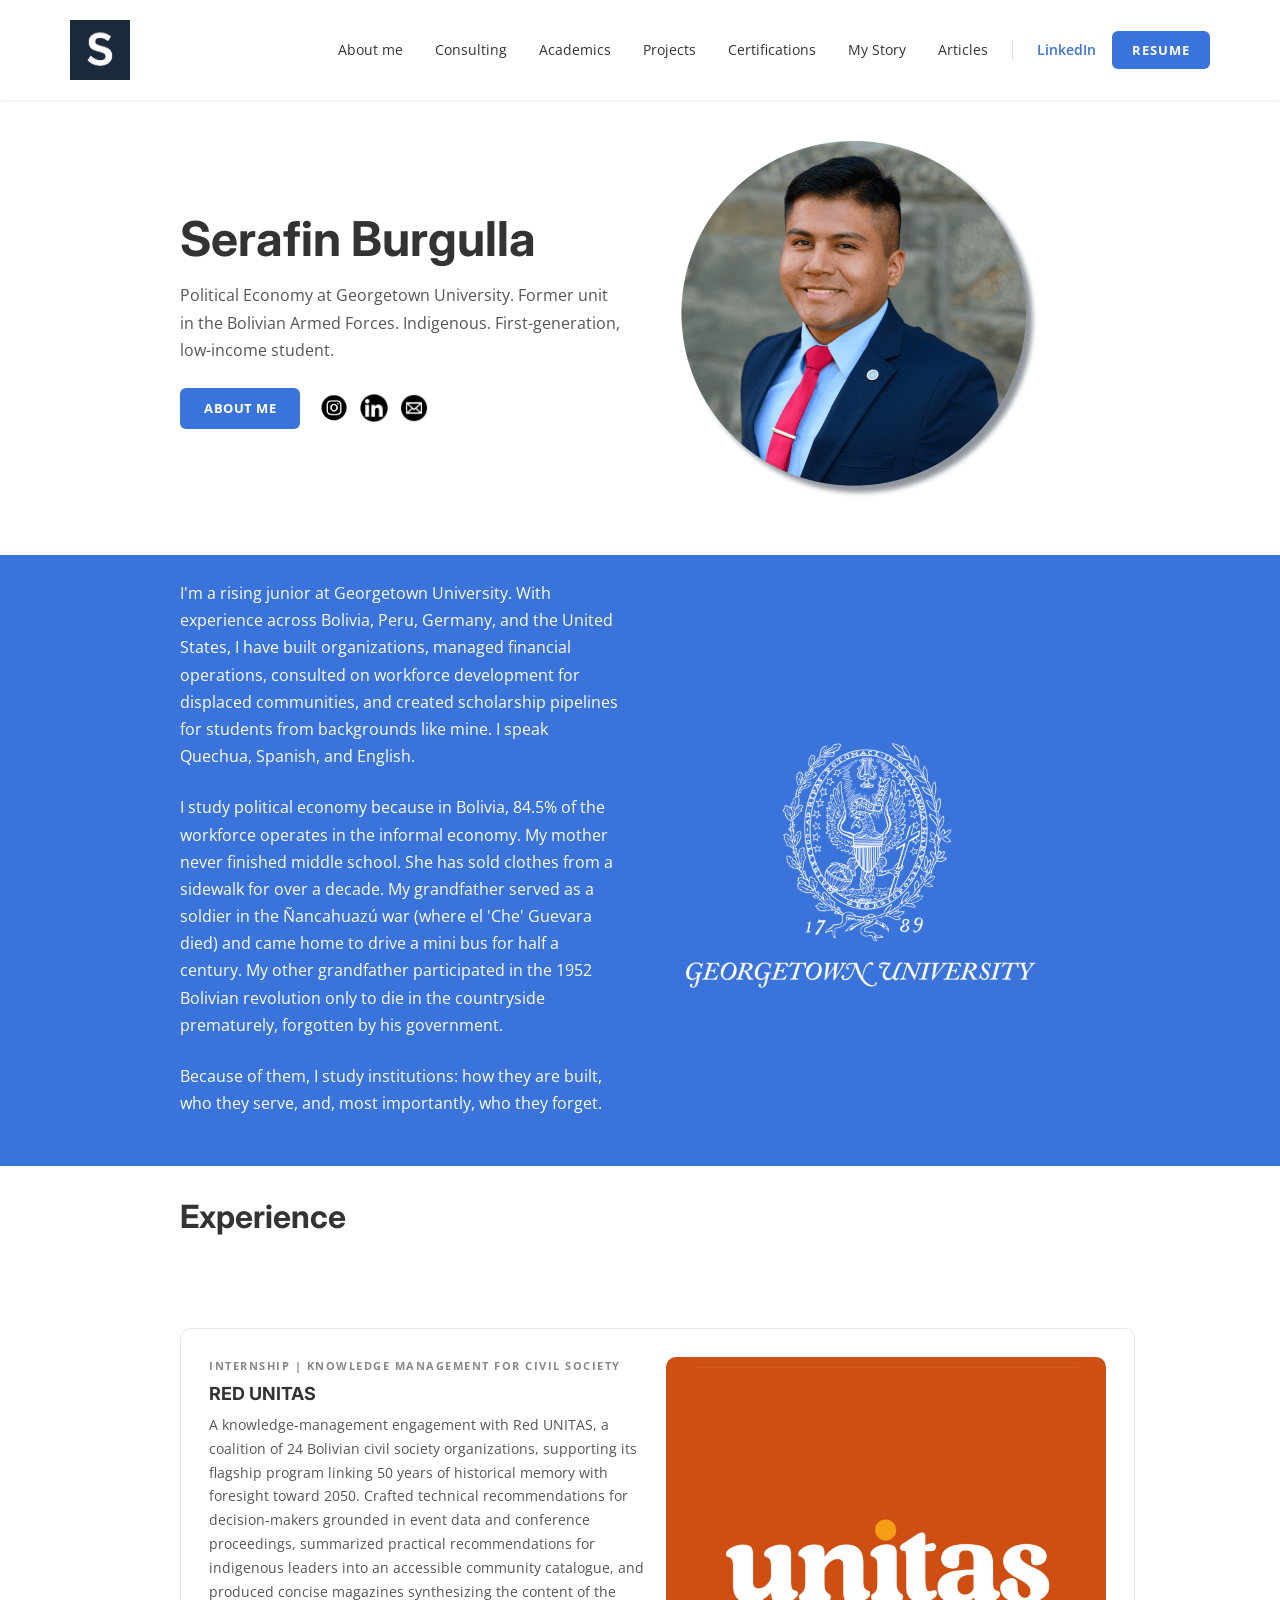
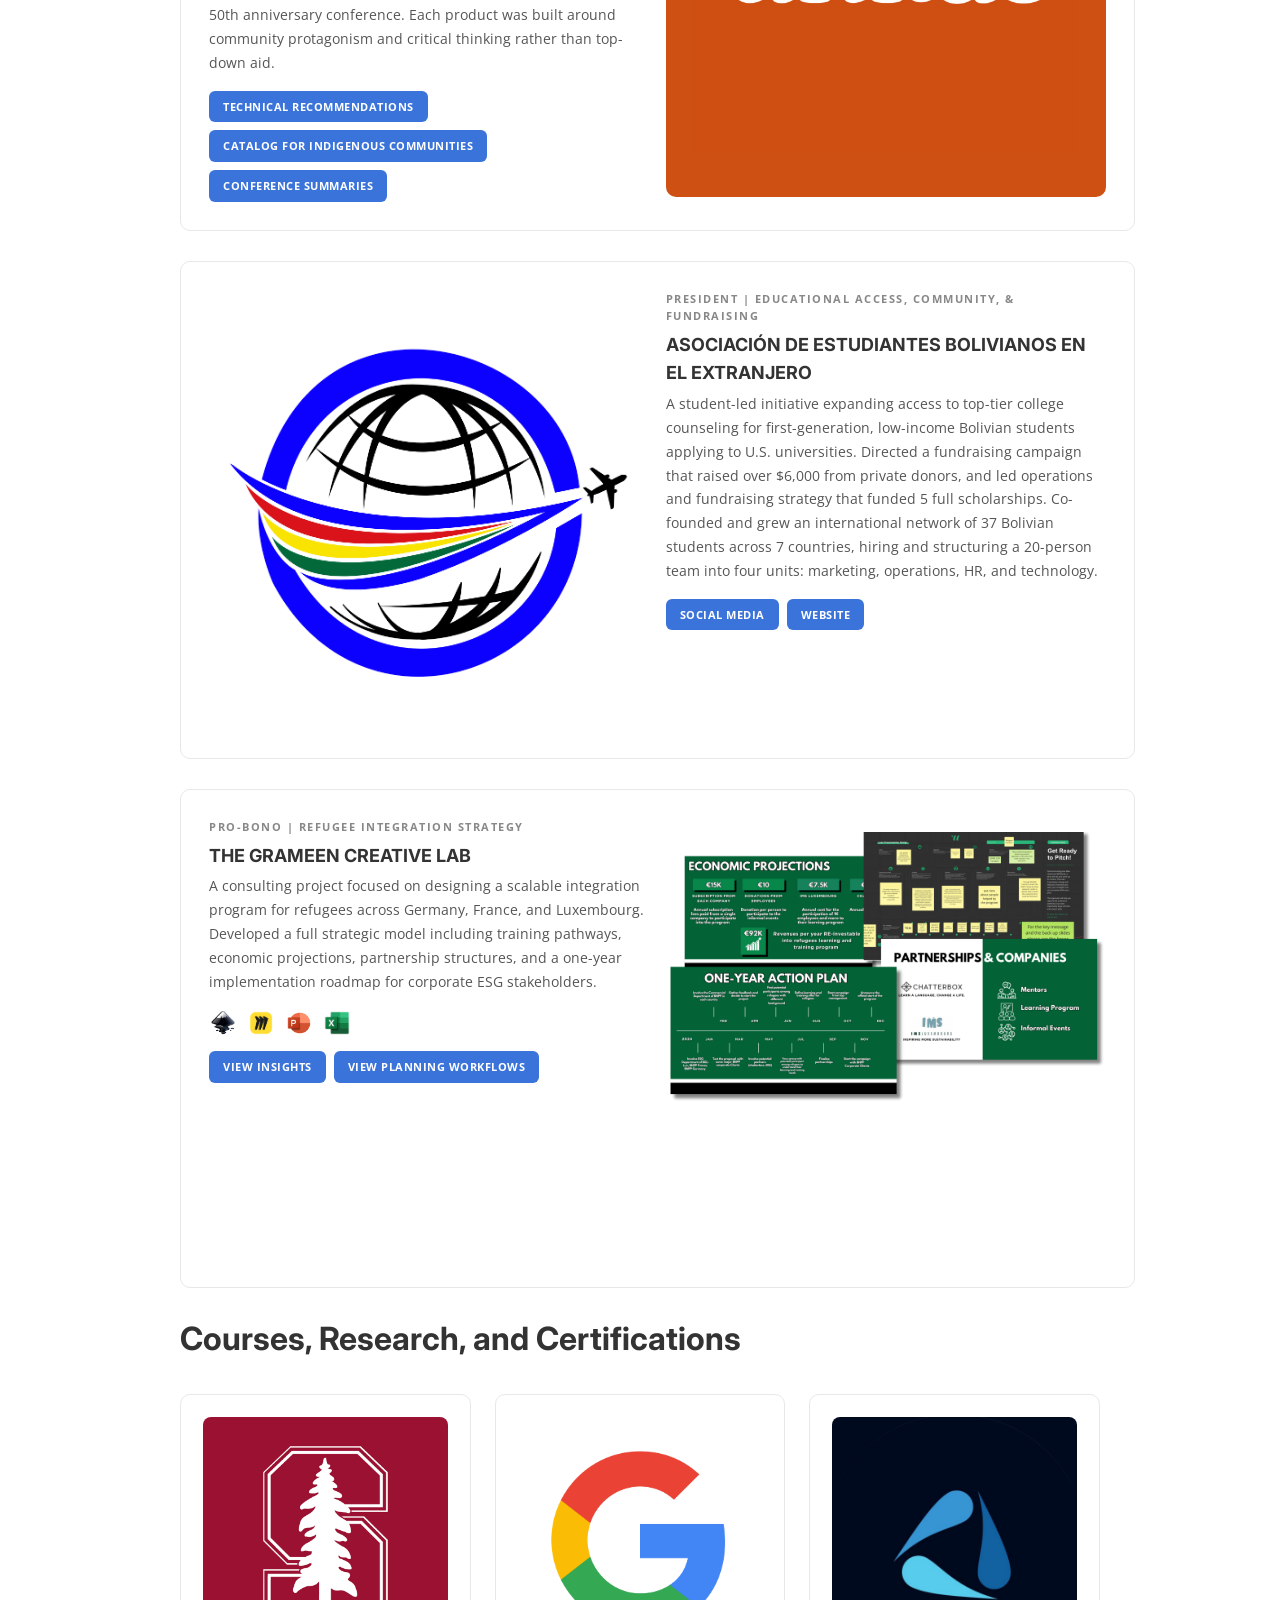
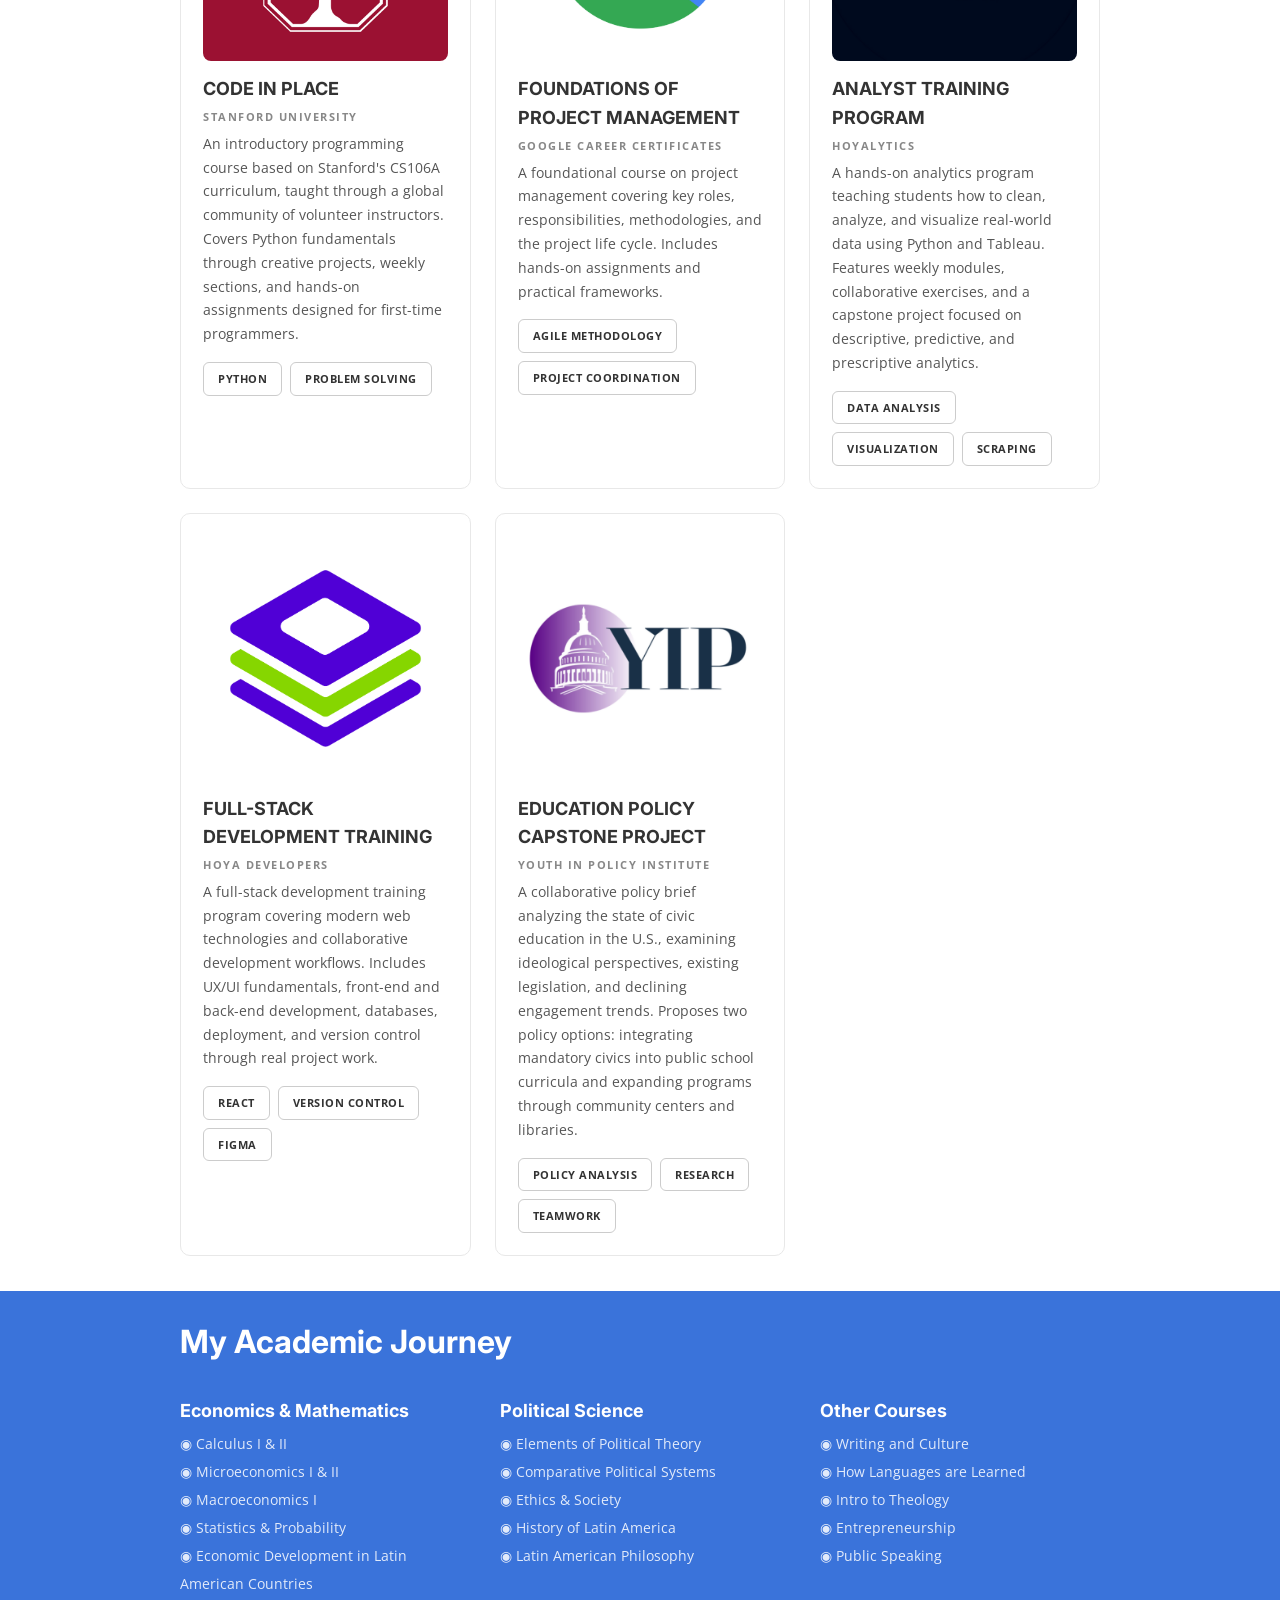
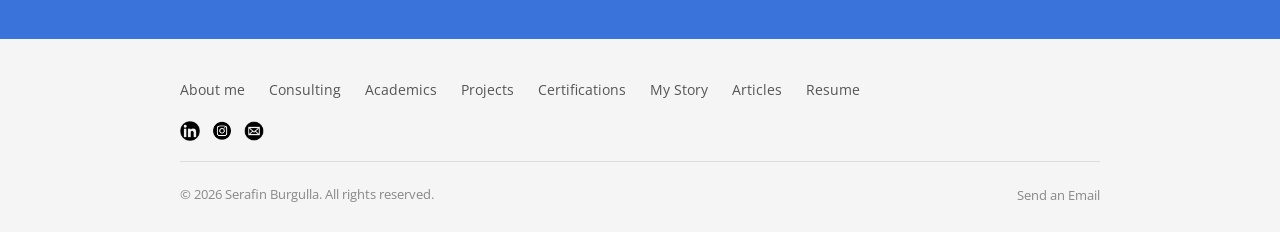
<file: index.html>
<!DOCTYPE html>
<html lang="en">
<head>
  <meta charset="utf-8">
  <meta name="viewport" content="width=device-width, initial-scale=1">
  <title>Serafin Burgulla | Portfolio</title>
  <link rel="canonical" href="https://www.serafinburgulla.dev">
  <link rel="icon" type="image/png" href="images/favicon.png">
  <link rel="apple-touch-icon" href="images/apple-touch-icon.png">
  <link rel="preconnect" href="https://fonts.googleapis.com">
  <link rel="preconnect" href="https://fonts.gstatic.com" crossorigin>
  <link href="https://fonts.googleapis.com/css2?family=Open+Sans:ital,wght@0,300;0,400;0,600;0,700;0,800;1,300;1,400;1,600;1,700;1,800&family=Inter:wght@300;400;500;600;700&display=swap" rel="stylesheet">
  <link rel="stylesheet" href="style.css">
</head>

<body>

  <!-- ═══ NAVBAR ═══ -->
  <div role="banner" class="navbar-logo-left-container shadow-three">
    <div class="container" style="max-width:1140px;margin:0 auto;">
      <div class="navbar-wrapper">
        <a href="/" class="navbar-brand" aria-label="home">
          <img src="images/nav-bar-logo.png" loading="lazy" width="60" alt="Logo">
        </a>
        <nav class="nav-menu-wrapper" id="navMenu">
          <ul class="nav-menu-two">
            <li><a href="#about-me" class="nav-link">About me</a></li>
            <li><a href="#consulting" class="nav-link">Consulting</a></li>
            <li><a href="#academics" class="nav-link">Academics</a></li>
            <li><a href="#featured" class="nav-link">Projects</a></li>
            <li><a href="#courses" class="nav-link">Certifications</a></li>
            <li><a href="/my-story" class="nav-link">My Story</a></li>
            <li><a href="/articles" class="nav-link">Articles</a></li>
            <li><div class="nav-divider"></div></li>
            <li><a href="https://www.linkedin.com/in/fin-burgulla/" target="_blank" rel="noopener" class="nav-link-accent">LinkedIn</a></li>
            <li><a href="https://drive.google.com/file/d/1EtqZ0mDY5qcUZRnw-EAOu3vWR9_YyHQb/view?usp=sharing" target="_blank" rel="noopener" class="nav-bar-button">Resume</a></li>
          </ul>
        </nav>
        <button class="menu-button" onclick="document.getElementById('navMenu').classList.toggle('open')" aria-label="menu">
          <span class="bar"></span><span class="bar"></span><span class="bar"></span>
        </button>
      </div>
    </div>
  </div>

  <!-- ═══ HERO SECTION ═══ -->
  <section class="section hero-section">
    <div class="w-container">
      <div class="div-two-section">
        <div class="div-text-animation-block animate-in">
          <h1 class="hero-section-header">Serafin Burgulla</h1>
          <p class="subheading-text">Political Economy at Georgetown University. Former unit in the Bolivian Armed Forces. Indigenous. First-generation, low-income student.</p>
          <div class="div-two-small">
            <div><a href="#about-me" class="button">About me</a></div>
            <div class="div-block">
              <a href="https://www.instagram.com/serafin.lll" target="_blank" rel="noopener"><img src="images/logo-instagram.png" loading="lazy" alt="Instagram" class="icons"></a>
              <a href="https://www.linkedin.com/in/fin-burgulla/" target="_blank" rel="noopener"><img src="images/logo-linkedin.png" loading="lazy" alt="LinkedIn" class="icons"></a>
              <a href="mailto:serafin.burgulla1789@gmail.com"><img src="images/logo-mail.png" loading="lazy" alt="Email" class="icons"></a>
            </div>
          </div>
        </div>
        <div class="div-block-14 animate-in">
          <img src="images/hero-portrait.png" loading="lazy" width="400" alt="Serafin Burgulla" class="hero-image">
        </div>
      </div>
    </div>
  </section>

  <!-- ═══ ABOUT ME ═══ -->
  <section id="about-me" class="section dark-section">
    <div class="w-container">
      <div class="div-two-section">
        <div class="div-text-animation-block">
          <p class="subheading-text dark-subheading">I'm a rising junior at Georgetown University. With experience across Bolivia, Peru, Germany, and the United States, I have built organizations, managed financial operations, consulted on workforce development for displaced communities, and created scholarship pipelines for students from backgrounds like mine. I speak Quechua, Spanish, and English.</p>
          <p class="subheading-text dark-subheading">I study political economy because in Bolivia, 84.5% of the workforce operates in the informal economy. My mother never finished middle school. She has sold clothes from a sidewalk for over a decade. My grandfather served as a soldier in the Ñancahuazú war (where el 'Che' Guevara died) and came home to drive a mini bus for half a century. My other grandfather participated in the 1952 Bolivian revolution only to die in the countryside prematurely, forgotten by his government.</p>
          <p class="subheading-text dark-subheading">Because of them, I study institutions: how they are built, who they serve, and, most importantly, who they forget.</p>
        </div>
        <div>
          <a href="https://www.georgetown.edu/" target="_blank" rel="noopener">
            <img src="images/new-logo-georgetown.png" loading="lazy" width="400" alt="Georgetown University" class="hero-image">
          </a>
        </div>
      </div>
    </div>
  </section>

  <!-- ═══ EXPERIENCE (moved up — after About Me) ═══ -->
  <section id="consulting">
    <div class="w-container">
      <div class="div-block-13">
        <h1 class="heading-text">Experience</h1>
      </div>
    </div>
  </section>

  <!-- Red UNITAS -->
  <section>
    <div class="w-container">
      <div class="consulting-2">
        <div>
          <p class="div-section-text">INTERNSHIP | KNOWLEDGE MANAGEMENT FOR CIVIL SOCIETY</p>
          <h1 class="subtitle-text">RED UNITAS</h1>
          <p class="paragraph-text">A knowledge-management engagement with Red UNITAS, a coalition of 24 Bolivian civil society organizations, supporting its flagship program linking 50 years of historical memory with foresight toward 2050. Crafted technical recommendations for decision-makers grounded in event data and conference proceedings, summarized practical recommendations for indigenous leaders into an accessible community catalogue, and produced concise magazines synthesizing the content of the 50th anniversary conference. Each product was built around community protagonism and critical thinking rather than top-down aid.</p>
          <div class="div-for-card-buttons">
            <a href="#" class="button">Technical Recommendations</a>
            <a href="#" class="button">Catalog for Indigenous Communities</a>
            <a href="#" class="button">Conference Summaries</a>
          </div>
        </div>
        <div>
          <img src="images/logo-red-unitas.png" loading="lazy" alt="Red UNITAS logo" class="image-3">
        </div>
      </div>
    </div>
  </section>

  <!-- AEBEX -->
  <section>
    <div class="w-container">
      <div class="consulting-2">
        <div>
          <img src="images/new-logo-aebex.png" loading="lazy" alt="AEBEX logo" class="image-3">
        </div>
        <div>
          <p class="div-section-text">PRESIDENT | EDUCATIONAL ACCESS, COMMUNITY, &amp; FUNDRAISING</p>
          <h1 class="subtitle-text">ASOCIACIÓN DE ESTUDIANTES BOLIVIANOS EN EL EXTRANJERO</h1>
          <p class="paragraph-text">A student-led initiative expanding access to top-tier college counseling for first-generation, low-income Bolivian students applying to U.S. universities. Directed a fundraising campaign that raised over $6,000 from private donors, and led operations and fundraising strategy that funded 5 full scholarships. Co-founded and grew an international network of 37 Bolivian students across 7 countries, hiring and structuring a 20-person team into four units: marketing, operations, HR, and technology.</p>
          <div class="div-for-card-buttons">
            <a href="#" class="button">Social Media</a>
            <a href="#" class="button">Website</a>
          </div>
        </div>
      </div>
    </div>
  </section>

  <!-- Grameen Creative Lab -->
  <section>
    <div class="w-container">
      <div class="consulting-2">
        <div>
          <p class="div-section-text">PRO-BONO | <strong>REFUGEE INTEGRATION STRATEGY</strong></p>
          <h1 class="subtitle-text">THE GRAMEEN CREATIVE LAB</h1>
          <p class="paragraph-text">A consulting project focused on designing a scalable integration program for refugees across Germany, France, and Luxembourg. Developed a full strategic model including training pathways, economic projections, partnership structures, and a one-year implementation roadmap for corporate ESG stakeholders.</p>
          <div class="project-logos">
            <a href="https://gitlab.com/inkscape/inkscape" target="_blank" rel="noopener"><img src="images/tech-inkscape.png" loading="lazy" alt="Inkscape" class="project-tolo-logo"></a>
            <a href="https://miro.com/app/dashboard/" target="_blank" rel="noopener"><img src="images/tech-miro.png" loading="lazy" alt="Miro" class="project-tolo-logo"></a>
            <a href="https://powerpoint.cloud.microsoft/" target="_blank" rel="noopener"><img src="images/tech-powerpoint.png" loading="lazy" alt="PowerPoint" class="project-tolo-logo"></a>
            <a href="https://excel.cloud.microsoft/" target="_blank" rel="noopener"><img src="images/tech-excel.png" loading="lazy" alt="Excel" class="project-tolo-logo"></a>
          </div>
          <div class="div-for-card-buttons">
            <a href="https://www.canva.com/design/DAG4rmFYz7Y/6YGu2W7mpNM6oKx8bmybOQ/view?utm_content=DAG4rmFYz7Y&amp;utm_campaign=designshare&amp;utm_medium=link2&amp;utm_source=uniquelinks&amp;utlId=h9c8690915d" target="_blank" rel="noopener" class="button">View Insights</a>
            <a href="https://miro.com/app/board/uXjVMnKvWdM=/?share_link_id=335123985427" target="_blank" rel="noopener" class="button">View Planning Workflows</a>
          </div>
        </div>
        <div>
          <img src="images/consulting-grameen.png" loading="lazy" alt="Grameen Creative Lab" class="image-3">
        </div>
      </div>
    </div>
  </section>

  <!-- Hoyalytics Consulting -->
  <section style="display: none;">
    <div class="w-container">
      <div class="consulting-1">
        <div class="div-block-11">
          <img src="images/consulting-hoyalytics-logo.png" loading="lazy" alt="Hoyalytics" class="image-4">
        </div>
        <div>
          <p class="div-section-text">CAPSTONE PROJECT – DATA ANALYTICS ENGAGEMENT</p>
          <h1 class="subtitle-text">HOYALYTICS CONSULTING</h1>
          <p class="paragraph-text">A comprehensive analytics engagement for a regional café chain, analyzing sales trends, customer loyalty, demographic behavior, store performance, and feedback sentiment. Delivered dashboards, machine learning clustering, and targeted operational recommendations to optimize marketing, staffing, and revenue strategy.</p>
          <div class="project-logos">
            <a href="https://www.python.org/" target="_blank" rel="noopener"><img src="images/tech-python.png" loading="lazy" alt="Python" class="project-tolo-logo"></a>
            <a href="https://colab.research.google.com/" target="_blank" rel="noopener"><img src="images/tech-colab.png" loading="lazy" alt="Colab" class="project-tolo-logo"></a>
            <a href="https://pandas.pydata.org/" target="_blank" rel="noopener"><img src="images/tech-pandas.png" loading="lazy" alt="Pandas" class="project-tolo-logo"></a>
            <a href="https://scikit-learn.org/stable/" target="_blank" rel="noopener"><img src="images/tech-sklearn.png" loading="lazy" alt="Scikit-learn" class="project-tolo-logo"></a>
            <a href="https://matplotlib.org/" target="_blank" rel="noopener"><img src="images/tech-matplotlib.png" loading="lazy" alt="Matplotlib" class="project-tolo-logo"></a>
          </div>
          <div class="div-for-card-buttons">
            <a href="https://drive.google.com/file/d/1THCw0KfRRP65Ak3KxzssFICdwXBzV8ZW/view?usp=sharing" target="_blank" rel="noopener" class="button"><strong>View Code</strong></a>
            <a href="https://docs.google.com/presentation/d/1F5kUReRM5TcL6nkcj5eirFyJrd1Ulhy_/edit?usp=sharing&amp;ouid=105787842756392006214&amp;rtpof=true&amp;sd=true" target="_blank" rel="noopener" class="button"><strong>View Insights</strong></a>
          </div>
        </div>
      </div>
    </div>
  </section>

  <!-- ═══ COURSES & CERTIFICATIONS ═══ -->
  <section id="courses" class="section">
    <div class="w-container">
      <h1 class="heading-text">Courses, Research, and Certifications</h1>
      <div class="div-block-6">
        <div class="project-cert-card">
          <a href="https://codeinplace.stanford.edu/" target="_blank" rel="noopener"><img src="images/cert-stanford.png" loading="lazy" alt="Code in Place" class="image"></a>
          <h2 class="subtitle-text">CODE IN PLACE</h2>
          <p class="div-section-text">Stanford University</p>
          <p class="paragraph-text">An introductory programming course based on Stanford's CS106A curriculum, taught through a global community of volunteer instructors. Covers Python fundamentals through creative projects, weekly sections, and hands-on assignments designed for first-time programmers.</p>
          <div class="div-for-card-buttons">
            <a href="#" class="button button-empty">Python</a>
            <a href="#" class="button button-empty">Problem Solving</a>
          </div>
        </div>
        <div class="project-cert-card">
          <a href="https://www.coursera.org/learn/project-management-foundations" target="_blank" rel="noopener"><img src="images/cert-google-pm.png" loading="lazy" alt="Foundations of Project Management" class="image"></a>
          <h2 class="subtitle-text">FOUNDATIONS OF PROJECT MANAGEMENT</h2>
          <p class="div-section-text">Google Career Certificates</p>
          <p class="paragraph-text">A foundational course on project management covering key roles, responsibilities, methodologies, and the project life cycle. Includes hands-on assignments and practical frameworks.</p>
          <div class="div-for-card-buttons">
            <a href="#" class="button button-empty">Agile Methodology</a>
            <a href="#" class="button button-empty">Project Coordination</a>
          </div>
        </div>
        <div class="project-cert-card">
          <a href="https://www.linkedin.com/company/hoyalytics/" target="_blank" rel="noopener"><img src="images/cert-hoyalytics.png" loading="lazy" alt="Hoyalytics" class="image"></a>
          <h2 class="subtitle-text">ANALYST TRAINING PROGRAM</h2>
          <p class="div-section-text">Hoyalytics</p>
          <p class="paragraph-text">A hands-on analytics program teaching students how to clean, analyze, and visualize real-world data using Python and Tableau. Features weekly modules, collaborative exercises, and a capstone project focused on descriptive, predictive, and prescriptive analytics.</p>
          <div class="div-for-card-buttons">
            <a href="#" class="button button-empty">Data Analysis</a>
            <a href="#" class="button button-empty">Visualization</a>
            <a href="#" class="button button-empty">Scraping</a>
          </div>
        </div>
        <div class="project-cert-card">
          <a href="https://www.hoyadevelopers.com/" target="_blank" rel="noopener"><img src="images/cert-hoyadev.png" loading="lazy" alt="Hoya Developers" class="image"></a>
          <h2 class="subtitle-text">FULL-STACK DEVELOPMENT TRAINING</h2>
          <p class="div-section-text">Hoya Developers</p>
          <p class="paragraph-text">A full-stack development training program covering modern web technologies and collaborative development workflows. Includes UX/UI fundamentals, front-end and back-end development, databases, deployment, and version control through real project work.</p>
          <div class="div-for-card-buttons">
            <a href="#" class="button button-empty">React</a>
            <a href="#" class="button button-empty">Version Control</a>
            <a href="#" class="button button-empty">Figma</a>
          </div>
        </div>
        <div class="project-cert-card">
          <a href="https://drive.google.com/file/d/1tul-PA5j8n0J5zPjdNVnVVZlUA_7tF36/view?usp=sharing" target="_blank" rel="noopener"><img src="images/cert-policy-capstone.png" loading="lazy" alt="Education Policy Capstone" class="image"></a>
          <h2 class="subtitle-text">EDUCATION POLICY CAPSTONE PROJECT</h2>
          <p class="div-section-text">Youth In Policy Institute</p>
          <p class="paragraph-text">A collaborative policy brief analyzing the state of civic education in the U.S., examining ideological perspectives, existing legislation, and declining engagement trends. Proposes two policy options: integrating mandatory civics into public school curricula and expanding programs through community centers and libraries.</p>
          <div class="div-for-card-buttons">
            <a href="#" class="button button-empty">Policy Analysis</a>
            <a href="#" class="button button-empty">Research</a>
            <a href="#" class="button button-empty">Teamwork</a>
          </div>
        </div>
      </div>
    </div>
  </section>

  <!-- ═══ MY ACADEMIC JOURNEY (updated courses) ═══ -->
  <section id="academics" class="section dark-section">
    <div class="w-container">
      <div class="div-text-animation-block">
        <h1 class="heading-text dark-heading">My Academic Journey</h1>
        <div class="div-block-7">
          <div>
            <h1 class="subtitle-text dark-subtitle">Economics &amp; Mathematics</h1>
            <p class="paragraph-text dark-paragraph">◉ Calculus I &amp; II<br>◉ Microeconomics I &amp; II<br>◉ Macroeconomics I<br>◉ Statistics &amp; Probability<br>◉ Economic Development in Latin American Countries</p>
          </div>
          <div>
            <h1 class="subtitle-text dark-subtitle">Political Science</h1>
            <p class="paragraph-text dark-paragraph">◉ Elements of Political Theory<br>◉ Comparative Political Systems<br>◉ Ethics &amp; Society<br>◉ History of Latin America<br>◉ Latin American Philosophy</p>
          </div>
          <div>
            <h1 class="subtitle-text dark-subtitle">Other Courses</h1>
            <p class="paragraph-text dark-paragraph">◉ Writing and Culture<br>◉ How Languages are Learned<br>◉ Intro to Theology<br>◉ Entrepreneurship<br>◉ Public Speaking</p>
          </div>
        </div>
      </div>
    </div>
  </section>

  <!-- ═══ FEATURED PROJECTS (moved down — after Academics) ═══ -->
  <section id="featured" class="section" style="display: none;">
    <div class="w-container">
      <h1 class="heading-text">Featured Projects</h1>
      <div class="div-two-section">
        <div class="project-features-card">
          <a href="https://www.guasfcu.org/" target="_blank" rel="noopener"><img src="images/project-guasfcu.png" loading="lazy" alt="G.U. Federal Credit Union" class="image"></a>
          <p class="div-section-text">BANKING WEB PLATFORM | PAID PROJECT</p>
          <h2 class="subtitle-text">G.U. FEDERAL CREDIT UNION</h2>
          <div class="project-logos">
            <a href="https://www.javascript.com/" target="_blank" rel="noopener"><img src="images/tech-javascript.png" loading="lazy" alt="JavaScript" class="project-tolo-logo"></a>
            <img src="images/tech-css.png" loading="lazy" alt="CSS" class="project-tolo-logo">
            <a href="https://html.com/" target="_blank" rel="noopener"><img src="images/tech-html.png" loading="lazy" alt="HTML" class="project-tolo-logo"></a>
            <a href="https://developers.google.com/analytics" target="_blank" rel="noopener"><img src="images/tech-analytics.png" loading="lazy" alt="Google Analytics" class="project-tolo-logo"></a>
            <a href="https://git-scm.com/" target="_blank" rel="noopener"><img src="images/tech-git.png" loading="lazy" alt="Git" class="project-tolo-logo"></a>
          </div>
          <p class="paragraph-text">A redesigned institutional website for Georgetown University's student-run credit union, built to improve clarity, navigation, and member experience. Rebuilt with a cleaner layout, improved readability, and enhanced accessibility.</p>
          <div class="div-for-card-buttons">
            <a href="#" class="button">Product Management</a>
            <a href="#" class="button">Analytics</a>
            <a href="#" class="button">Version Control</a>
          </div>
        </div>
        <div class="project-features-card">
          <a href="https://fin-burgulla.github.io/loreal-routine-AI-builder/" target="_blank" rel="noopener"><img src="images/project-loreal.png" loading="lazy" alt="L'Oreal Routine Builder" class="image"></a>
          <p class="div-section-text">AI-POWERED PRODUCT ADVISOR | PERSONAL PROJECT</p>
          <h2 class="subtitle-text">L'ORÉAL ROUTINE BUILDER</h2>
          <div class="project-logos">
            <a href="https://workers.cloudflare.com/" target="_blank" rel="noopener"><img src="images/tech-cloudflare.png" loading="lazy" alt="Cloudflare Workers" class="project-tolo-logo"></a>
            <a href="https://openai.com/index/openai-api/" target="_blank" rel="noopener"><img src="images/tech-openai.png" loading="lazy" alt="OpenAI API" class="project-tolo-logo"></a>
            <a href="https://getbootstrap.com/" target="_blank" rel="noopener"><img src="images/tech-bootstrap.png" loading="lazy" alt="Bootstrap" class="project-tolo-logo"></a>
          </div>
          <p class="paragraph-text">A lightweight front-end application that generates personalized skincare and haircare routines using real L'Oréal product data. Users can browse products, build custom selections, and create step-by-step routines through an AI-powered assistant. Designed with responsive layouts, accessible controls, and RTL support.</p>
          <div class="div-for-card-buttons">
            <a href="#" class="button">API Integrations</a>
            <a href="#" class="button">Accessibility</a>
            <a href="#" class="button">Cloudflare Workers</a>
          </div>
        </div>
      </div>
    </div>
  </section>

  <!-- ═══ FEATURED PROJECTS II ═══ -->
  <section class="section" style="display: none;">
    <div class="w-container">
      <div class="div-two-section">
        <div class="project-features-card">
          <a href="https://fin-burgulla.github.io/nasa-picture-generator-web-app/" target="_blank" rel="noopener"><img src="images/project-nasa.png" loading="lazy" alt="NASA Space Explorer" class="image"></a>
          <p class="div-section-text"><strong>WEB-APP | PERSONAL PROJECT</strong></p>
          <h2 class="subtitle-text">NASA SPACE EXPLORER</h2>
          <div class="project-logos">
            <a href="https://www.javascript.com/" target="_blank" rel="noopener"><img src="images/tech-javascript.png" loading="lazy" alt="JavaScript" class="project-tolo-logo"></a>
            <a href="https://html.com/" target="_blank" rel="noopener"><img src="images/tech-html.png" loading="lazy" alt="HTML" class="project-tolo-logo"></a>
            <a href="https://www.w3schools.com/css/" target="_blank" rel="noopener"><img src="images/tech-css.png" loading="lazy" alt="CSS" class="project-tolo-logo"></a>
            <a href="https://www.figma.com/" target="_blank" rel="noopener"><img src="images/tech-figma.png" loading="lazy" alt="Figma" class="project-tolo-logo"></a>
          </div>
          <p class="paragraph-text">A mini web application that showcases NASA's Astronomy Picture of the Day by fetching entries across a user-selected date range. Visitors can explore a responsive gallery of APOD images and open detailed modals with full descriptions. Built with clean JavaScript logic and lightweight, mobile-friendly UI patterns.</p>
          <div class="div-for-card-buttons">
            <a href="#" class="button">Responsive Design</a>
            <a href="#" class="button">UI/UX</a>
          </div>
        </div>
        <div class="project-features-card">
          <a href="https://fin-burgulla.github.io/charity-water-web-app-game/" target="_blank" rel="noopener"><img src="images/project-waterdrop.png" loading="lazy" alt="Water Drop Rescue" class="image"></a>
          <p class="div-section-text"><strong>GAME UI DEMO | PERSONAL PROJECT</strong></p>
          <h2 class="subtitle-text">WATER DROP RESCUE</h2>
          <div class="project-logos">
            <a href="https://html.com/" target="_blank" rel="noopener"><img src="images/tech-html.png" loading="lazy" alt="HTML" class="project-tolo-logo"></a>
            <a href="https://www.w3schools.com/css/" target="_blank" rel="noopener"><img src="images/tech-css.png" loading="lazy" alt="CSS" class="project-tolo-logo"></a>
            <a href="https://www.javascript.com/" target="_blank" rel="noopener"><img src="images/tech-javascript.png" loading="lazy" alt="JavaScript" class="project-tolo-logo"></a>
            <a href="https://react.dev/" target="_blank" rel="noopener"><img src="images/tech-react.png" loading="lazy" alt="React" class="project-tolo-logo"></a>
          </div>
          <p class="paragraph-text">A compact browser game where players click falling water drops to score points while avoiding polluted ones. Features difficulty modes, milestone banners, smooth transitions, and a Game Over screen with optional celebratory confetti. Built to demonstrate clean UI/UX, animation, and front-end interaction design.</p>
          <div class="div-for-card-buttons">
            <a href="#" class="button">DOM Manipulation</a>
            <a href="#" class="button"><strong>Game Logic</strong></a>
            <a href="#" class="button"><strong>Animations</strong></a>
          </div>
        </div>
      </div>
    </div>
  </section>

  <!-- ═══ FOOTER ═══ -->
  <section class="footer-subscribe">
    <div class="container-2">
      <div class="footer-wrapper-three">
        <div class="footer-block-three">
          <a href="#about-me" class="footer-link-three">About me</a>
          <a href="#consulting" class="footer-link-three">Consulting</a>
          <a href="#academics" class="footer-link-three">Academics</a>
          <a href="#featured" class="footer-link-three">Projects</a>
          <a href="#courses" class="footer-link-three">Certifications</a>
          <a href="/my-story" class="footer-link-three">My Story</a>
          <a href="/articles" class="footer-link-three">Articles</a>
          <a href="https://drive.google.com/file/d/1UYbgMhF7Dvbh-xdJFGMNio9Q14zuXpLN/view?usp=sharing" target="_blank" rel="noopener" class="footer-link-three">Resume</a>
        </div>
        <div class="footer-social-block-three">
          <a href="https://www.linkedin.com/in/fin-burgulla/" target="_blank" rel="noopener" class="footer-social-link-three"><img src="images/logo-linkedin.png" loading="lazy" width="20" alt="LinkedIn"></a>
          <a href="https://www.instagram.com/serafin.lll" target="_blank" rel="noopener" class="footer-social-link-three"><img src="images/logo-instagram.png" loading="lazy" width="20" alt="Instagram"></a>
          <a href="mailto:serafin.burgulla1789@gmail.com" class="footer-social-link-three"><img src="images/logo-mail.png" loading="lazy" width="20" alt="Email"></a>
        </div>
      </div>
      <div class="footer-divider-two"></div>
      <div class="footer-bottom">
        <div class="footer-copyright">&copy; 2026 Serafin Burgulla. All rights reserved.</div>
        <div class="footer-legal-block">
          <a href="mailto:serafin.burgulla1789@gmail.com" target="_blank" class="footer-legal-link">Send an Email</a>
        </div>
      </div>
    </div>
  </section>

</body>
</html>
</file>
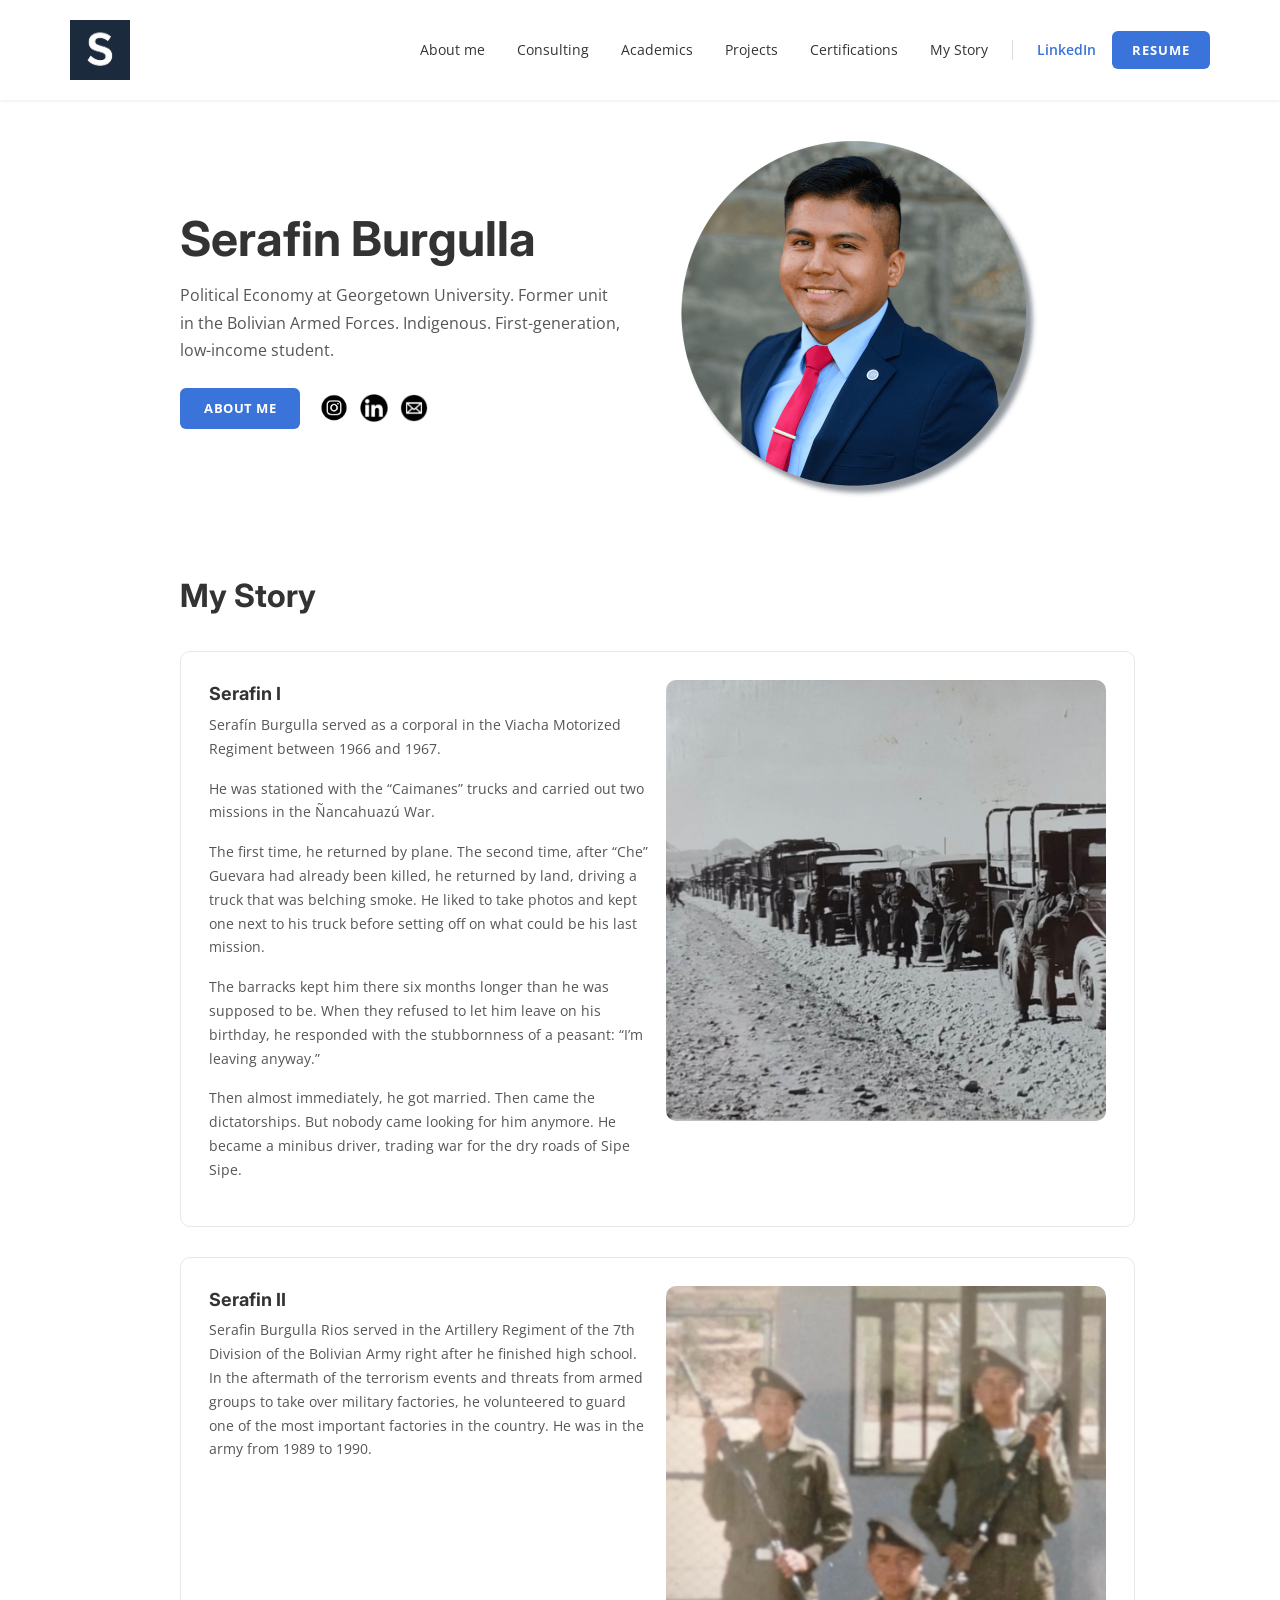
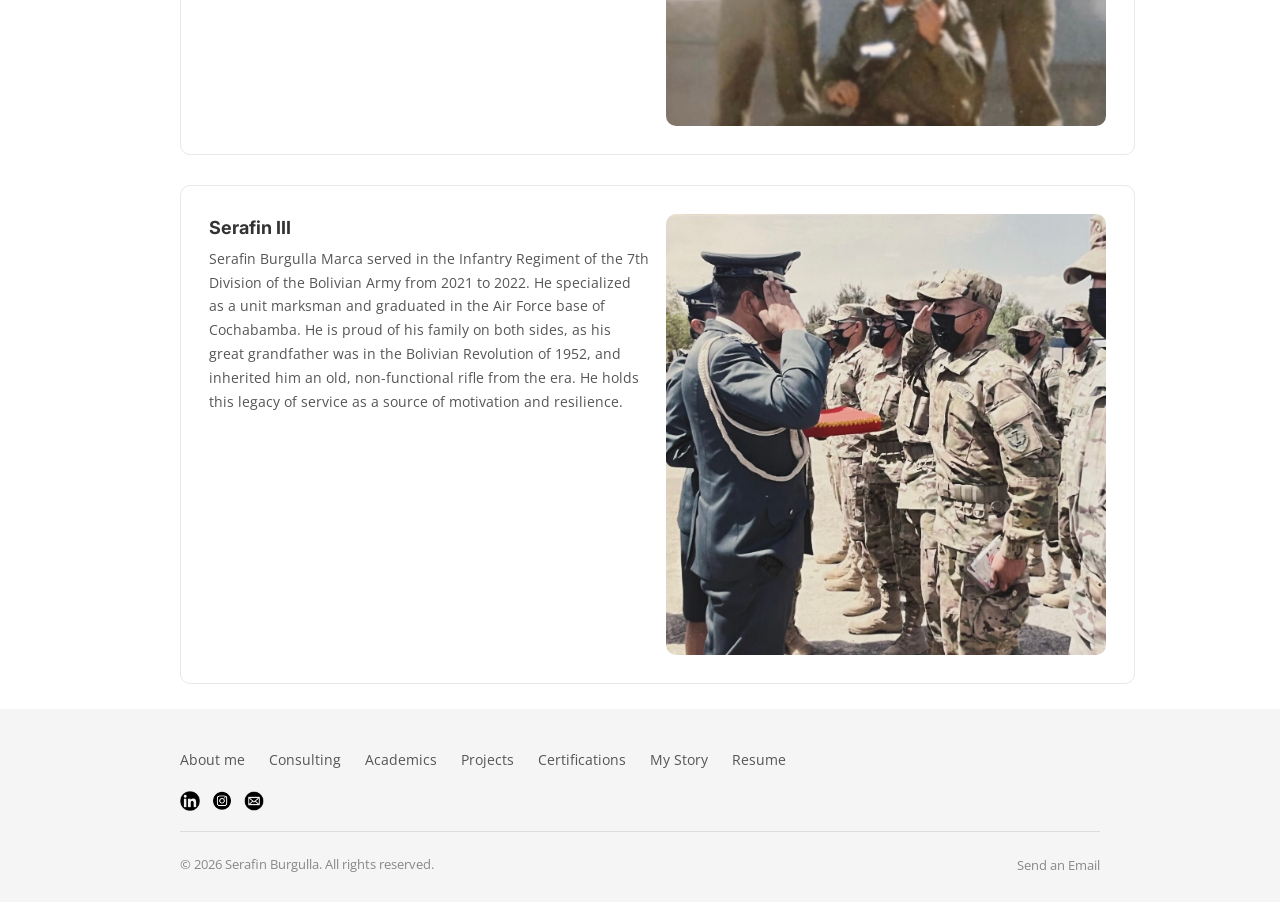
<file: my-story.html>
<!DOCTYPE html>
<html lang="en">
<head>
  <meta charset="utf-8">
  <meta name="viewport" content="width=device-width, initial-scale=1">
  <title>My Story | Serafin Burgulla</title>
  <link rel="canonical" href="https://www.serafinburgulla.dev/my-story">
  <link rel="icon" type="image/png" href="images/favicon.png">
  <link rel="apple-touch-icon" href="images/apple-touch-icon.png">
  <link rel="preconnect" href="https://fonts.googleapis.com">
  <link rel="preconnect" href="https://fonts.gstatic.com" crossorigin>
  <link href="https://fonts.googleapis.com/css2?family=Open+Sans:ital,wght@0,300;0,400;0,600;0,700;0,800;1,300;1,400;1,600;1,700;1,800&family=Inter:wght@300;400;500;600;700&display=swap" rel="stylesheet">
  <link rel="stylesheet" href="style.css">
</head>

<body>

  <!-- ═══ NAVBAR ═══ -->
  <div role="banner" class="navbar-logo-left-container shadow-three">
    <div class="container" style="max-width:1140px;margin:0 auto;">
      <div class="navbar-wrapper">
        <a href="/" class="navbar-brand" aria-label="home">
          <img src="images/nav-bar-logo.png" loading="lazy" width="60" alt="Logo">
        </a>
        <nav class="nav-menu-wrapper" id="navMenu">
          <ul class="nav-menu-two">
            <li><a href="/#about-me" class="nav-link">About me</a></li>
            <li><a href="/#consulting" class="nav-link">Consulting</a></li>
            <li><a href="/#academics" class="nav-link">Academics</a></li>
            <li><a href="/#featured" class="nav-link">Projects</a></li>
            <li><a href="/#courses" class="nav-link">Certifications</a></li>
            <li><a href="/my-story" class="nav-link">My Story</a></li>
            <li><div class="nav-divider"></div></li>
            <li><a href="https://www.linkedin.com/in/fin-burgulla/" target="_blank" rel="noopener" class="nav-link-accent">LinkedIn</a></li>
            <li><a href="https://drive.google.com/file/d/1EtqZ0mDY5qcUZRnw-EAOu3vWR9_YyHQb/view?usp=sharing" target="_blank" rel="noopener" class="nav-bar-button">Resume</a></li>
          </ul>
        </nav>
        <button class="menu-button" onclick="document.getElementById('navMenu').classList.toggle('open')" aria-label="menu">
          <span class="bar"></span><span class="bar"></span><span class="bar"></span>
        </button>
      </div>
    </div>
  </div>

  <!-- ═══ HERO SECTION ═══ -->
  <section class="section hero-section">
    <div class="w-container">
      <div class="div-two-section">
        <div class="div-text-animation-block animate-in">
          <h1 class="hero-section-header">Serafin Burgulla</h1>
          <p class="subheading-text">Political Economy at Georgetown University. Former unit in the Bolivian Armed Forces. Indigenous. First-generation, low-income student.</p>
          <div class="div-two-small">
            <div><a href="/#about-me" class="button">About me</a></div>
            <div class="div-block">
              <a href="https://www.instagram.com/serafin.lll" target="_blank" rel="noopener"><img src="images/logo-instagram.png" loading="lazy" alt="Instagram" class="icons"></a>
              <a href="https://www.linkedin.com/in/fin-burgulla/" target="_blank" rel="noopener"><img src="images/logo-linkedin.png" loading="lazy" alt="LinkedIn" class="icons"></a>
              <a href="mailto:serafin.burgulla1789@gmail.com"><img src="images/logo-mail.png" loading="lazy" alt="Email" class="icons"></a>
            </div>
          </div>
        </div>
        <div class="div-block-14 animate-in">
          <img src="images/hero-portrait.png" loading="lazy" width="400" alt="Serafin Burgulla" class="hero-image">
        </div>
      </div>
    </div>
  </section>

  <!-- ═══ MY STORY ═══ -->
  <section id="my-story" class="section">
    <div class="w-container">
      <h1 class="heading-text">My Story</h1>

      <div class="consulting-2">
        <div>
          <h1 class="subtitle-text">Serafin I</h1>
          <p class="paragraph-text">Serafín Burgulla served as a corporal in the Viacha Motorized Regiment between 1966 and 1967.</p>
          <p class="paragraph-text">He was stationed with the “Caimanes” trucks and carried out two missions in the Ñancahuazú War.</p>
          <p class="paragraph-text">The first time, he returned by plane. The second time, after “Che” Guevara had already been killed, he returned by land, driving a truck that was belching smoke. He liked to take photos and kept one next to his truck before setting off on what could be his last mission.</p>
          <p class="paragraph-text">The barracks kept him there six months longer than he was supposed to be. When they refused to let him leave on his birthday, he responded with the stubbornness of a peasant: “I’m leaving anyway.”</p>
          <p class="paragraph-text">Then almost immediately, he got married. Then came the dictatorships. But nobody came looking for him anymore. He became a minibus driver, trading war for the dry roads of Sipe Sipe.</p>
        </div>
        <div>
          <img src="images/grandfather.jpg" loading="lazy" alt="Serafín Burgulla" class="image-3">
        </div>
      </div>

      <div class="consulting-2">
        <div>
          <h1 class="subtitle-text">Serafin II</h1>
          <p class="paragraph-text">Serafin Burgulla Rios served in the Artillery Regiment of the 7th Division of the Bolivian Army right after he finished high school. In the aftermath of the terrorism events and threats from armed groups to take over military factories, he volunteered to guard one of the most important factories in the country. He was in the army from 1989 to 1990.</p>
        </div>
        <div>
          <img src="images/father.jpg" loading="lazy" alt="Serafin Burgulla Rios" class="image-3">
        </div>
      </div>

      <div class="consulting-2">
        <div>
          <h1 class="subtitle-text">Serafin III</h1>
          <p class="paragraph-text">Serafin Burgulla Marca served in the Infantry Regiment of the 7th Division of the Bolivian Army from 2021 to 2022. He specialized as a unit marksman and graduated in the Air Force base of Cochabamba. He is proud of his family on both sides, as his great grandfather was in the Bolivian Revolution of 1952, and inherited him an old, non-functional rifle from the era. He holds this legacy of service as a source of motivation and resilience.</p>
        </div>
        <div>
          <img src="images/son.jpg" loading="lazy" alt="Serafin Burgulla Marca" class="image-3">
        </div>
      </div>
    </div>
  </section>

  <!-- ═══ FOOTER ═══ -->
  <section class="footer-subscribe">
    <div class="container-2">
      <div class="footer-wrapper-three">
        <div class="footer-block-three">
          <a href="/#about-me" class="footer-link-three">About me</a>
          <a href="/#consulting" class="footer-link-three">Consulting</a>
          <a href="/#academics" class="footer-link-three">Academics</a>
          <a href="/#featured" class="footer-link-three">Projects</a>
          <a href="/#courses" class="footer-link-three">Certifications</a>
          <a href="/my-story" class="footer-link-three">My Story</a>
          <a href="https://drive.google.com/file/d/1UYbgMhF7Dvbh-xdJFGMNio9Q14zuXpLN/view?usp=sharing" target="_blank" rel="noopener" class="footer-link-three">Resume</a>
        </div>
        <div class="footer-social-block-three">
          <a href="https://www.linkedin.com/in/fin-burgulla/" target="_blank" rel="noopener" class="footer-social-link-three"><img src="images/logo-linkedin.png" loading="lazy" width="20" alt="LinkedIn"></a>
          <a href="https://www.instagram.com/serafin.lll" target="_blank" rel="noopener" class="footer-social-link-three"><img src="images/logo-instagram.png" loading="lazy" width="20" alt="Instagram"></a>
          <a href="mailto:serafin.burgulla1789@gmail.com" class="footer-social-link-three"><img src="images/logo-mail.png" loading="lazy" width="20" alt="Email"></a>
        </div>
      </div>
      <div class="footer-divider-two"></div>
      <div class="footer-bottom">
        <div class="footer-copyright">&copy; 2026 Serafin Burgulla. All rights reserved.</div>
        <div class="footer-legal-block">
          <a href="mailto:serafin.burgulla1789@gmail.com" target="_blank" class="footer-legal-link">Send an Email</a>
        </div>
      </div>
    </div>
  </section>

</body>
</html>
</file>
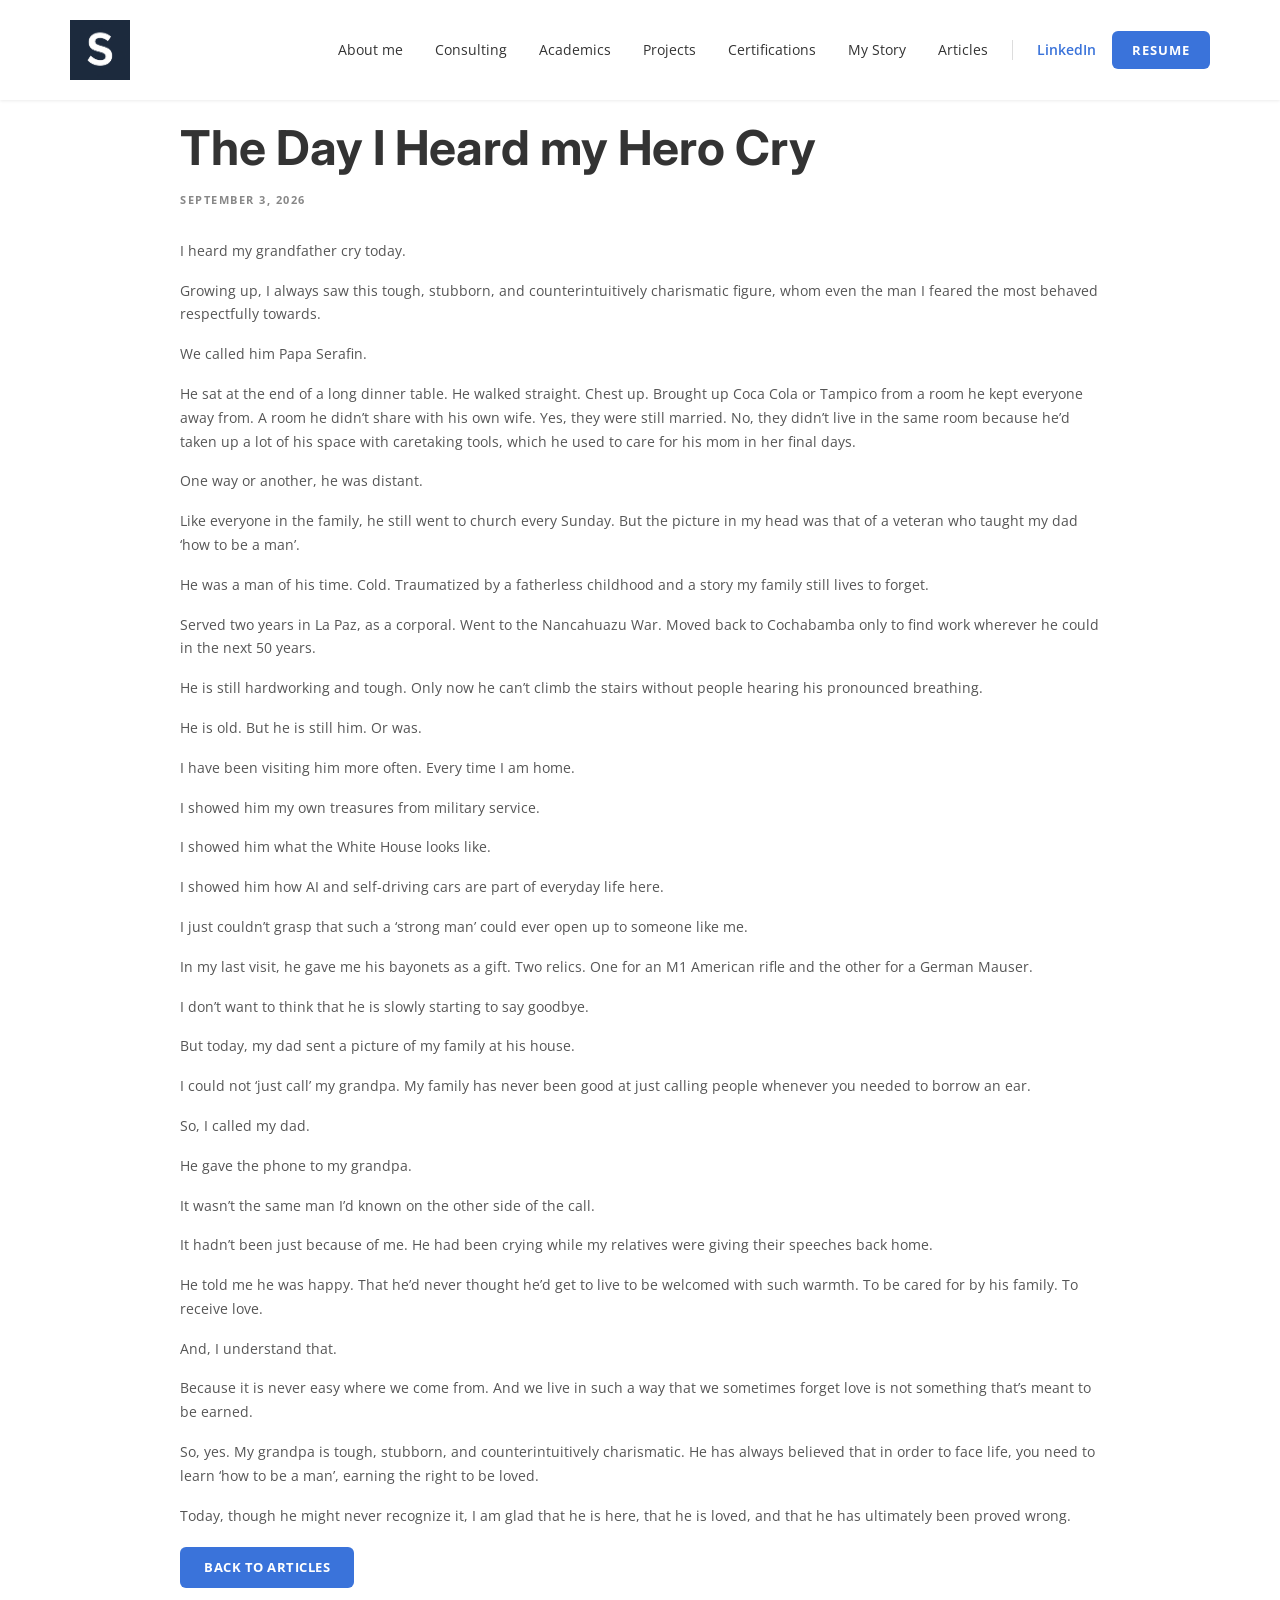
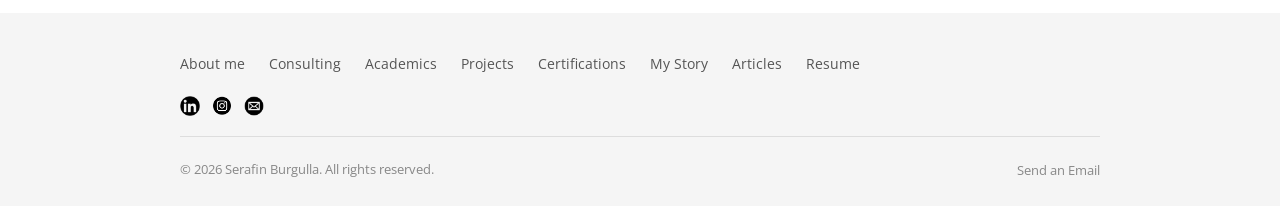
<file: the-day-i-heard-my-hero-cry.html>
<!DOCTYPE html>
<html lang="en">
<head>
  <meta charset="utf-8">
  <meta name="viewport" content="width=device-width, initial-scale=1">
  <title>The Day I Heard my Hero Cry | Serafin Burgulla</title>
  <link rel="canonical" href="https://www.serafinburgulla.dev/the-day-i-heard-my-hero-cry">
  <link rel="icon" type="image/png" href="images/favicon.png">
  <link rel="apple-touch-icon" href="images/apple-touch-icon.png">
  <link rel="preconnect" href="https://fonts.googleapis.com">
  <link rel="preconnect" href="https://fonts.gstatic.com" crossorigin>
  <link href="https://fonts.googleapis.com/css2?family=Open+Sans:ital,wght@0,300;0,400;0,600;0,700;0,800;1,300;1,400;1,600;1,700;1,800&family=Inter:wght@300;400;500;600;700&display=swap" rel="stylesheet">
  <link rel="stylesheet" href="style.css">
</head>

<body>

  <!-- ═══ NAVBAR ═══ -->
  <div role="banner" class="navbar-logo-left-container shadow-three">
    <div class="container" style="max-width:1140px;margin:0 auto;">
      <div class="navbar-wrapper">
        <a href="/" class="navbar-brand" aria-label="home">
          <img src="images/nav-bar-logo.png" loading="lazy" width="60" alt="Logo">
        </a>
        <nav class="nav-menu-wrapper" id="navMenu">
          <ul class="nav-menu-two">
            <li><a href="/#about-me" class="nav-link">About me</a></li>
            <li><a href="/#consulting" class="nav-link">Consulting</a></li>
            <li><a href="/#academics" class="nav-link">Academics</a></li>
            <li><a href="/#featured" class="nav-link">Projects</a></li>
            <li><a href="/#courses" class="nav-link">Certifications</a></li>
            <li><a href="/my-story" class="nav-link">My Story</a></li>
            <li><a href="/articles" class="nav-link">Articles</a></li>
            <li><div class="nav-divider"></div></li>
            <li><a href="https://www.linkedin.com/in/fin-burgulla/" target="_blank" rel="noopener" class="nav-link-accent">LinkedIn</a></li>
            <li><a href="https://drive.google.com/file/d/1EtqZ0mDY5qcUZRnw-EAOu3vWR9_YyHQb/view?usp=sharing" target="_blank" rel="noopener" class="nav-bar-button">Resume</a></li>
          </ul>
        </nav>
        <button class="menu-button" onclick="document.getElementById('navMenu').classList.toggle('open')" aria-label="menu">
          <span class="bar"></span><span class="bar"></span><span class="bar"></span>
        </button>
      </div>
    </div>
  </div>

  <!-- ═══ ARTICLE ═══ -->
  <section class="section hero-section">
    <div class="w-container">
      <h1 class="hero-section-header">The Day I Heard my Hero Cry</h1>
      <p class="div-section-text">September 3, 2026</p>

      <div style="margin-top: 30px;">
        <p class="paragraph-text">I heard my grandfather cry today.</p>
        <p class="paragraph-text">Growing up, I always saw this tough, stubborn, and counterintuitively charismatic figure, whom even the man I feared the most behaved respectfully towards.</p>
        <p class="paragraph-text">We called him Papa Serafin.</p>
        <p class="paragraph-text">He sat at the end of a long dinner table. He walked straight. Chest up. Brought up Coca Cola or Tampico from a room he kept everyone away from. A room he didn’t share with his own wife. Yes, they were still married. No, they didn’t live in the same room because he’d taken up a lot of his space with caretaking tools, which he used to care for his mom in her final days.</p>
        <p class="paragraph-text">One way or another, he was distant.</p>
        <p class="paragraph-text">Like everyone in the family, he still went to church every Sunday. But the picture in my head was that of a veteran who taught my dad ‘how to be a man’.</p>
        <p class="paragraph-text">He was a man of his time. Cold. Traumatized by a fatherless childhood and a story my family still lives to forget.</p>
        <p class="paragraph-text">Served two years in La Paz, as a corporal. Went to the Nancahuazu War. Moved back to Cochabamba only to find work wherever he could in the next 50 years.</p>
        <p class="paragraph-text">He is still hardworking and tough. Only now he can’t climb the stairs without people hearing his pronounced breathing.</p>
        <p class="paragraph-text">He is old. But he is still him. Or was.</p>
        <p class="paragraph-text">I have been visiting him more often. Every time I am home.</p>
        <p class="paragraph-text">I showed him my own treasures from military service.</p>
        <p class="paragraph-text">I showed him what the White House looks like.</p>
        <p class="paragraph-text">I showed him how AI and self-driving cars are part of everyday life here.</p>
        <p class="paragraph-text">I just couldn’t grasp that such a ‘strong man’ could ever open up to someone like me.</p>
        <p class="paragraph-text">In my last visit, he gave me his bayonets as a gift. Two relics. One for an M1 American rifle and the other for a German Mauser.</p>
        <p class="paragraph-text">I don’t want to think that he is slowly starting to say goodbye.</p>
        <p class="paragraph-text">But today, my dad sent a picture of my family at his house.</p>
        <p class="paragraph-text">I could not ‘just call’ my grandpa. My family has never been good at just calling people whenever you needed to borrow an ear.</p>
        <p class="paragraph-text">So, I called my dad.</p>
        <p class="paragraph-text">He gave the phone to my grandpa.</p>
        <p class="paragraph-text">It wasn’t the same man I’d known on the other side of the call.</p>
        <p class="paragraph-text">It hadn’t been just because of me. He had been crying while my relatives were giving their speeches back home.</p>
        <p class="paragraph-text">He told me he was happy. That he’d never thought he’d get to live to be welcomed with such warmth. To be cared for by his family. To receive love.</p>
        <p class="paragraph-text">And, I understand that.</p>
        <p class="paragraph-text">Because it is never easy where we come from. And we live in such a way that we sometimes forget love is not something that’s meant to be earned.</p>
        <p class="paragraph-text">So, yes. My grandpa is tough, stubborn, and counterintuitively charismatic. He has always believed that in order to face life, you need to learn ‘how to be a man’, earning the right to be loved.</p>
        <p class="paragraph-text">Today, though he might never recognize it, I am glad that he is here, that he is loved, and that he has ultimately been proved wrong.</p>
      </div>

      <div style="margin-top: 20px;">
        <a href="/articles" class="button">Back to Articles</a>
      </div>
    </div>
  </section>

  <!-- ═══ FOOTER ═══ -->
  <section class="footer-subscribe">
    <div class="container-2">
      <div class="footer-wrapper-three">
        <div class="footer-block-three">
          <a href="/#about-me" class="footer-link-three">About me</a>
          <a href="/#consulting" class="footer-link-three">Consulting</a>
          <a href="/#academics" class="footer-link-three">Academics</a>
          <a href="/#featured" class="footer-link-three">Projects</a>
          <a href="/#courses" class="footer-link-three">Certifications</a>
          <a href="/my-story" class="footer-link-three">My Story</a>
          <a href="/articles" class="footer-link-three">Articles</a>
          <a href="https://drive.google.com/file/d/1UYbgMhF7Dvbh-xdJFGMNio9Q14zuXpLN/view?usp=sharing" target="_blank" rel="noopener" class="footer-link-three">Resume</a>
        </div>
        <div class="footer-social-block-three">
          <a href="https://www.linkedin.com/in/fin-burgulla/" target="_blank" rel="noopener" class="footer-social-link-three"><img src="images/logo-linkedin.png" loading="lazy" width="20" alt="LinkedIn"></a>
          <a href="https://www.instagram.com/serafin.lll" target="_blank" rel="noopener" class="footer-social-link-three"><img src="images/logo-instagram.png" loading="lazy" width="20" alt="Instagram"></a>
          <a href="mailto:serafin.burgulla1789@gmail.com" class="footer-social-link-three"><img src="images/logo-mail.png" loading="lazy" width="20" alt="Email"></a>
        </div>
      </div>
      <div class="footer-divider-two"></div>
      <div class="footer-bottom">
        <div class="footer-copyright">&copy; 2026 Serafin Burgulla. All rights reserved.</div>
        <div class="footer-legal-block">
          <a href="mailto:serafin.burgulla1789@gmail.com" target="_blank" class="footer-legal-link">Send an Email</a>
        </div>
      </div>
    </div>
  </section>

</body>
</html>
</file>
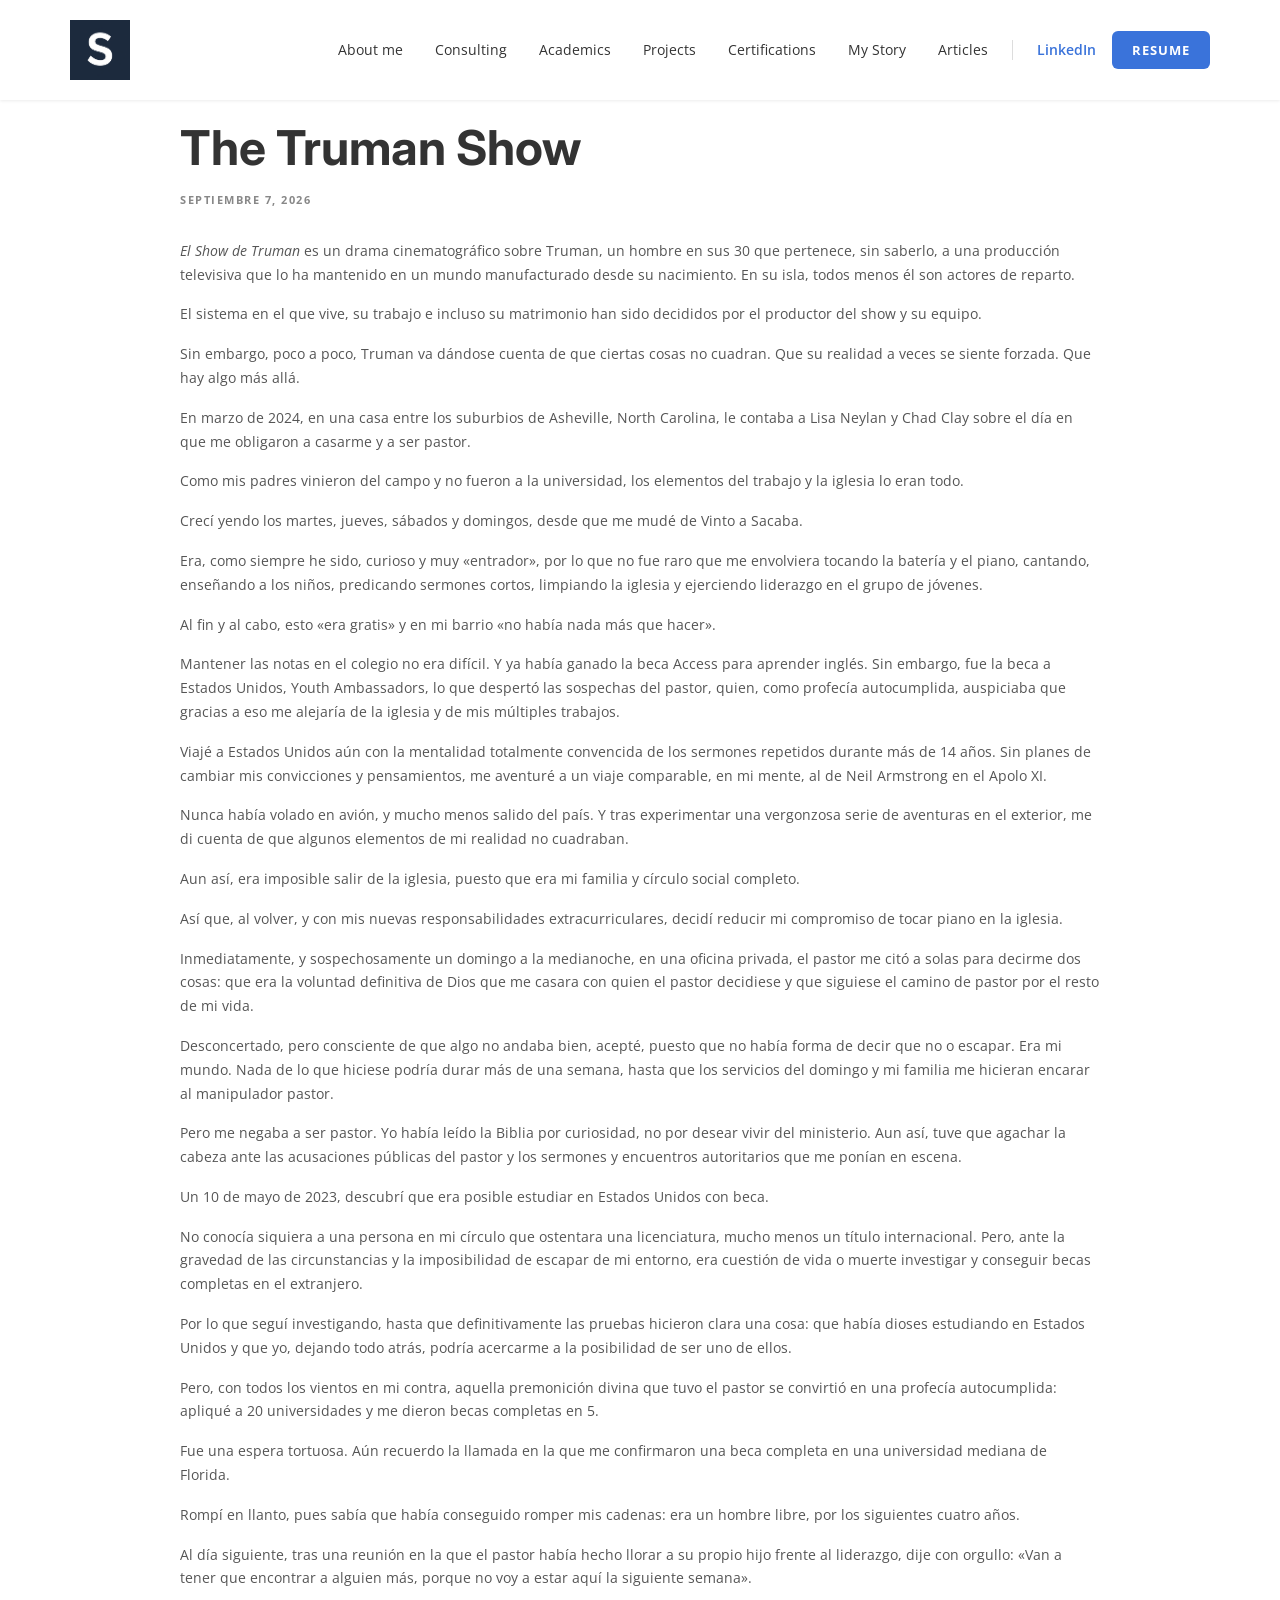
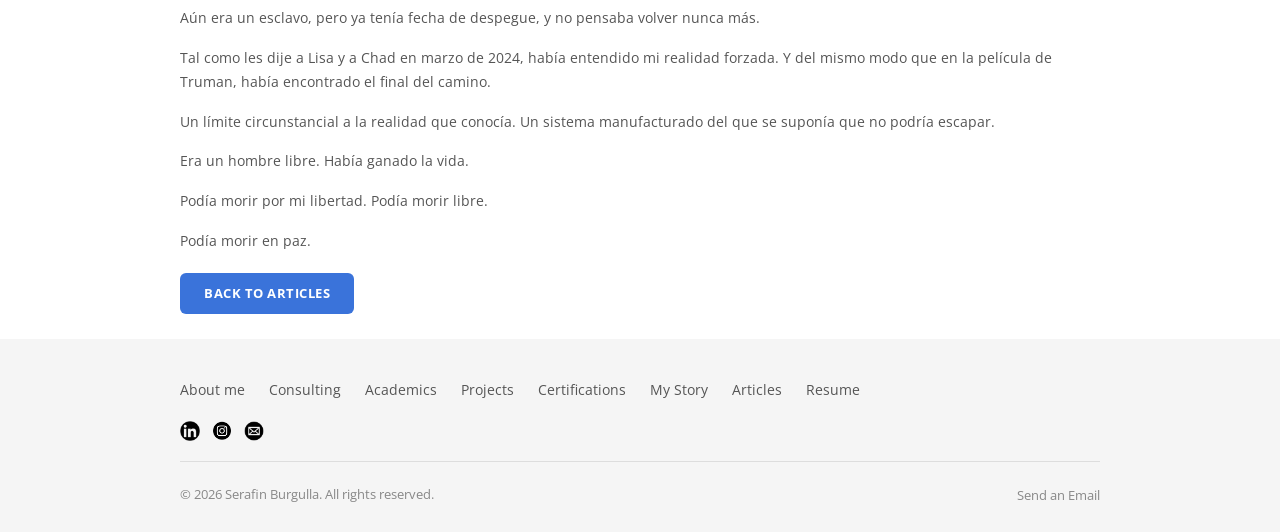
<file: the-truman-show.html>
<!DOCTYPE html>
<html lang="es">
<head>
  <meta charset="utf-8">
  <meta name="viewport" content="width=device-width, initial-scale=1">
  <title>The Truman Show | Serafin Burgulla</title>
  <link rel="canonical" href="https://www.serafinburgulla.dev/the-truman-show">
  <link rel="icon" type="image/png" href="images/favicon.png">
  <link rel="apple-touch-icon" href="images/apple-touch-icon.png">
  <link rel="preconnect" href="https://fonts.googleapis.com">
  <link rel="preconnect" href="https://fonts.gstatic.com" crossorigin>
  <link href="https://fonts.googleapis.com/css2?family=Open+Sans:ital,wght@0,300;0,400;0,600;0,700;0,800;1,300;1,400;1,600;1,700;1,800&family=Inter:wght@300;400;500;600;700&display=swap" rel="stylesheet">
  <link rel="stylesheet" href="style.css">
</head>

<body>

  <!-- ═══ NAVBAR ═══ -->
  <div role="banner" class="navbar-logo-left-container shadow-three">
    <div class="container" style="max-width:1140px;margin:0 auto;">
      <div class="navbar-wrapper">
        <a href="/" class="navbar-brand" aria-label="home">
          <img src="images/nav-bar-logo.png" loading="lazy" width="60" alt="Logo">
        </a>
        <nav class="nav-menu-wrapper" id="navMenu">
          <ul class="nav-menu-two">
            <li><a href="/#about-me" class="nav-link">About me</a></li>
            <li><a href="/#consulting" class="nav-link">Consulting</a></li>
            <li><a href="/#academics" class="nav-link">Academics</a></li>
            <li><a href="/#featured" class="nav-link">Projects</a></li>
            <li><a href="/#courses" class="nav-link">Certifications</a></li>
            <li><a href="/my-story" class="nav-link">My Story</a></li>
            <li><a href="/articles" class="nav-link">Articles</a></li>
            <li><div class="nav-divider"></div></li>
            <li><a href="https://www.linkedin.com/in/fin-burgulla/" target="_blank" rel="noopener" class="nav-link-accent">LinkedIn</a></li>
            <li><a href="https://drive.google.com/file/d/1EtqZ0mDY5qcUZRnw-EAOu3vWR9_YyHQb/view?usp=sharing" target="_blank" rel="noopener" class="nav-bar-button">Resume</a></li>
          </ul>
        </nav>
        <button class="menu-button" onclick="document.getElementById('navMenu').classList.toggle('open')" aria-label="menu">
          <span class="bar"></span><span class="bar"></span><span class="bar"></span>
        </button>
      </div>
    </div>
  </div>

  <!-- ═══ ARTICLE ═══ -->
  <section class="section hero-section">
    <div class="w-container">
      <h1 class="hero-section-header">The Truman Show</h1>
      <p class="div-section-text">Septiembre 7, 2026</p>

      <div style="margin-top: 30px;">
        <p class="paragraph-text"><em>El Show de Truman</em> es un drama cinematográfico sobre Truman, un hombre en sus 30 que pertenece, sin saberlo, a una producción televisiva que lo ha mantenido en un mundo manufacturado desde su nacimiento. En su isla, todos menos él son actores de reparto.</p>
        <p class="paragraph-text">El sistema en el que vive, su trabajo e incluso su matrimonio han sido decididos por el productor del show y su equipo.</p>
        <p class="paragraph-text">Sin embargo, poco a poco, Truman va dándose cuenta de que ciertas cosas no cuadran. Que su realidad a veces se siente forzada. Que hay algo más allá.</p>
        <p class="paragraph-text">En marzo de 2024, en una casa entre los suburbios de Asheville, North Carolina, le contaba a Lisa Neylan y Chad Clay sobre el día en que me obligaron a casarme y a ser pastor.</p>
        <p class="paragraph-text">Como mis padres vinieron del campo y no fueron a la universidad, los elementos del trabajo y la iglesia lo eran todo.</p>
        <p class="paragraph-text">Crecí yendo los martes, jueves, sábados y domingos, desde que me mudé de Vinto a Sacaba.</p>
        <p class="paragraph-text">Era, como siempre he sido, curioso y muy «entrador», por lo que no fue raro que me envolviera tocando la batería y el piano, cantando, enseñando a los niños, predicando sermones cortos, limpiando la iglesia y ejerciendo liderazgo en el grupo de jóvenes.</p>
        <p class="paragraph-text">Al fin y al cabo, esto «era gratis» y en mi barrio «no había nada más que hacer».</p>
        <p class="paragraph-text">Mantener las notas en el colegio no era difícil. Y ya había ganado la beca Access para aprender inglés. Sin embargo, fue la beca a Estados Unidos, Youth Ambassadors, lo que despertó las sospechas del pastor, quien, como profecía autocumplida, auspiciaba que gracias a eso me alejaría de la iglesia y de mis múltiples trabajos.</p>
        <p class="paragraph-text">Viajé a Estados Unidos aún con la mentalidad totalmente convencida de los sermones repetidos durante más de 14 años. Sin planes de cambiar mis convicciones y pensamientos, me aventuré a un viaje comparable, en mi mente, al de Neil Armstrong en el Apolo XI.</p>
        <p class="paragraph-text">Nunca había volado en avión, y mucho menos salido del país. Y tras experimentar una vergonzosa serie de aventuras en el exterior, me di cuenta de que algunos elementos de mi realidad no cuadraban.</p>
        <p class="paragraph-text">Aun así, era imposible salir de la iglesia, puesto que era mi familia y círculo social completo.</p>
        <p class="paragraph-text">Así que, al volver, y con mis nuevas responsabilidades extracurriculares, decidí reducir mi compromiso de tocar piano en la iglesia.</p>
        <p class="paragraph-text">Inmediatamente, y sospechosamente un domingo a la medianoche, en una oficina privada, el pastor me citó a solas para decirme dos cosas: que era la voluntad definitiva de Dios que me casara con quien el pastor decidiese y que siguiese el camino de pastor por el resto de mi vida.</p>
        <p class="paragraph-text">Desconcertado, pero consciente de que algo no andaba bien, acepté, puesto que no había forma de decir que no o escapar. Era mi mundo. Nada de lo que hiciese podría durar más de una semana, hasta que los servicios del domingo y mi familia me hicieran encarar al manipulador pastor.</p>
        <p class="paragraph-text">Pero me negaba a ser pastor. Yo había leído la Biblia por curiosidad, no por desear vivir del ministerio. Aun así, tuve que agachar la cabeza ante las acusaciones públicas del pastor y los sermones y encuentros autoritarios que me ponían en escena.</p>
        <p class="paragraph-text">Un 10 de mayo de 2023, descubrí que era posible estudiar en Estados Unidos con beca.</p>
        <p class="paragraph-text">No conocía siquiera a una persona en mi círculo que ostentara una licenciatura, mucho menos un título internacional. Pero, ante la gravedad de las circunstancias y la imposibilidad de escapar de mi entorno, era cuestión de vida o muerte investigar y conseguir becas completas en el extranjero.</p>
        <p class="paragraph-text">Por lo que seguí investigando, hasta que definitivamente las pruebas hicieron clara una cosa: que había dioses estudiando en Estados Unidos y que yo, dejando todo atrás, podría acercarme a la posibilidad de ser uno de ellos.</p>
        <p class="paragraph-text">Pero, con todos los vientos en mi contra, aquella premonición divina que tuvo el pastor se convirtió en una profecía autocumplida: apliqué a 20 universidades y me dieron becas completas en 5.</p>
        <p class="paragraph-text">Fue una espera tortuosa. Aún recuerdo la llamada en la que me confirmaron una beca completa en una universidad mediana de Florida.</p>
        <p class="paragraph-text">Rompí en llanto, pues sabía que había conseguido romper mis cadenas: era un hombre libre, por los siguientes cuatro años.</p>
        <p class="paragraph-text">Al día siguiente, tras una reunión en la que el pastor había hecho llorar a su propio hijo frente al liderazgo, dije con orgullo: «Van a tener que encontrar a alguien más, porque no voy a estar aquí la siguiente semana».</p>
        <p class="paragraph-text">Aún era un esclavo, pero ya tenía fecha de despegue, y no pensaba volver nunca más.</p>
        <p class="paragraph-text">Tal como les dije a Lisa y a Chad en marzo de 2024, había entendido mi realidad forzada. Y del mismo modo que en la película de Truman, había encontrado el final del camino.</p>
        <p class="paragraph-text">Un límite circunstancial a la realidad que conocía. Un sistema manufacturado del que se suponía que no podría escapar.</p>
        <p class="paragraph-text">Era un hombre libre. Había ganado la vida.</p>
        <p class="paragraph-text">Podía morir por mi libertad. Podía morir libre.</p>
        <p class="paragraph-text">Podía morir en paz.</p>
      </div>

      <div style="margin-top: 20px;">
        <a href="/articles" class="button">Back to Articles</a>
      </div>
    </div>
  </section>

  <!-- ═══ FOOTER ═══ -->
  <section class="footer-subscribe">
    <div class="container-2">
      <div class="footer-wrapper-three">
        <div class="footer-block-three">
          <a href="/#about-me" class="footer-link-three">About me</a>
          <a href="/#consulting" class="footer-link-three">Consulting</a>
          <a href="/#academics" class="footer-link-three">Academics</a>
          <a href="/#featured" class="footer-link-three">Projects</a>
          <a href="/#courses" class="footer-link-three">Certifications</a>
          <a href="/my-story" class="footer-link-three">My Story</a>
          <a href="/articles" class="footer-link-three">Articles</a>
          <a href="https://drive.google.com/file/d/1UYbgMhF7Dvbh-xdJFGMNio9Q14zuXpLN/view?usp=sharing" target="_blank" rel="noopener" class="footer-link-three">Resume</a>
        </div>
        <div class="footer-social-block-three">
          <a href="https://www.linkedin.com/in/fin-burgulla/" target="_blank" rel="noopener" class="footer-social-link-three"><img src="images/logo-linkedin.png" loading="lazy" width="20" alt="LinkedIn"></a>
          <a href="https://www.instagram.com/serafin.lll" target="_blank" rel="noopener" class="footer-social-link-three"><img src="images/logo-instagram.png" loading="lazy" width="20" alt="Instagram"></a>
          <a href="mailto:serafin.burgulla1789@gmail.com" class="footer-social-link-three"><img src="images/logo-mail.png" loading="lazy" width="20" alt="Email"></a>
        </div>
      </div>
      <div class="footer-divider-two"></div>
      <div class="footer-bottom">
        <div class="footer-copyright">&copy; 2026 Serafin Burgulla. All rights reserved.</div>
        <div class="footer-legal-block">
          <a href="mailto:serafin.burgulla1789@gmail.com" target="_blank" class="footer-legal-link">Send an Email</a>
        </div>
      </div>
    </div>
  </section>

</body>
</html>
</file>
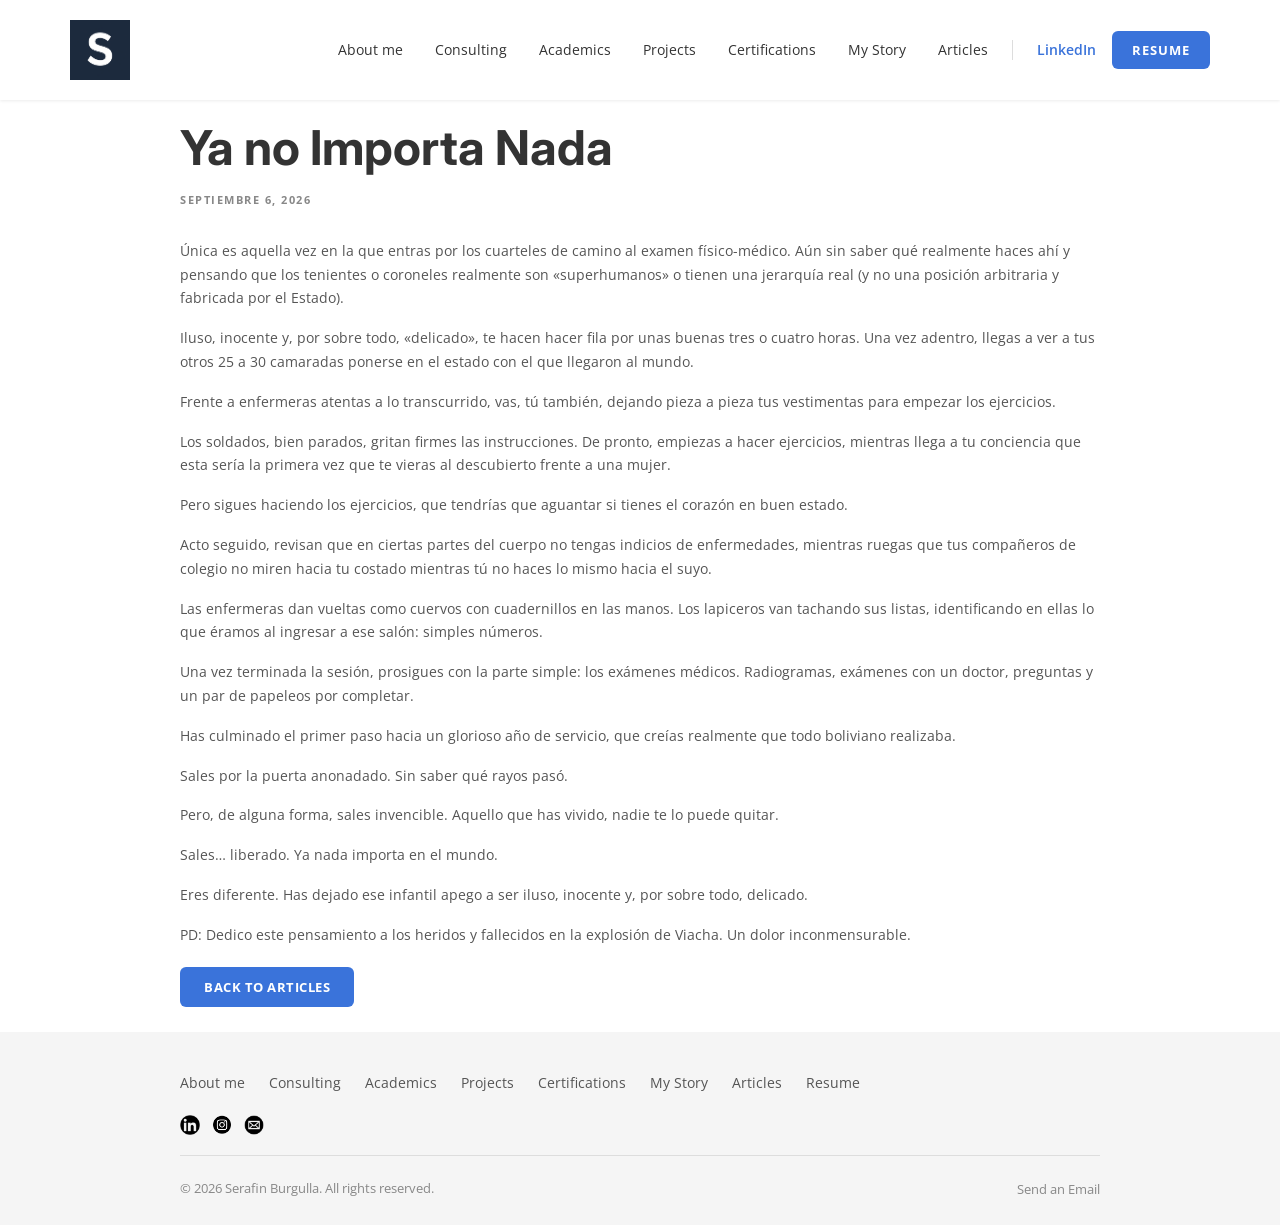
<file: ya-no-importa-nada.html>
<!DOCTYPE html>
<html lang="es">
<head>
  <meta charset="utf-8">
  <meta name="viewport" content="width=device-width, initial-scale=1">
  <title>Ya no Importa Nada | Serafin Burgulla</title>
  <link rel="canonical" href="https://www.serafinburgulla.dev/ya-no-importa-nada">
  <link rel="icon" type="image/png" href="images/favicon.png">
  <link rel="apple-touch-icon" href="images/apple-touch-icon.png">
  <link rel="preconnect" href="https://fonts.googleapis.com">
  <link rel="preconnect" href="https://fonts.gstatic.com" crossorigin>
  <link href="https://fonts.googleapis.com/css2?family=Open+Sans:ital,wght@0,300;0,400;0,600;0,700;0,800;1,300;1,400;1,600;1,700;1,800&family=Inter:wght@300;400;500;600;700&display=swap" rel="stylesheet">
  <link rel="stylesheet" href="style.css">
</head>

<body>

  <!-- ═══ NAVBAR ═══ -->
  <div role="banner" class="navbar-logo-left-container shadow-three">
    <div class="container" style="max-width:1140px;margin:0 auto;">
      <div class="navbar-wrapper">
        <a href="/" class="navbar-brand" aria-label="home">
          <img src="images/nav-bar-logo.png" loading="lazy" width="60" alt="Logo">
        </a>
        <nav class="nav-menu-wrapper" id="navMenu">
          <ul class="nav-menu-two">
            <li><a href="/#about-me" class="nav-link">About me</a></li>
            <li><a href="/#consulting" class="nav-link">Consulting</a></li>
            <li><a href="/#academics" class="nav-link">Academics</a></li>
            <li><a href="/#featured" class="nav-link">Projects</a></li>
            <li><a href="/#courses" class="nav-link">Certifications</a></li>
            <li><a href="/my-story" class="nav-link">My Story</a></li>
            <li><a href="/articles" class="nav-link">Articles</a></li>
            <li><div class="nav-divider"></div></li>
            <li><a href="https://www.linkedin.com/in/fin-burgulla/" target="_blank" rel="noopener" class="nav-link-accent">LinkedIn</a></li>
            <li><a href="https://drive.google.com/file/d/1EtqZ0mDY5qcUZRnw-EAOu3vWR9_YyHQb/view?usp=sharing" target="_blank" rel="noopener" class="nav-bar-button">Resume</a></li>
          </ul>
        </nav>
        <button class="menu-button" onclick="document.getElementById('navMenu').classList.toggle('open')" aria-label="menu">
          <span class="bar"></span><span class="bar"></span><span class="bar"></span>
        </button>
      </div>
    </div>
  </div>

  <!-- ═══ ARTICLE ═══ -->
  <section class="section hero-section">
    <div class="w-container">
      <h1 class="hero-section-header">Ya no Importa Nada</h1>
      <p class="div-section-text">Septiembre 6, 2026</p>

      <div style="margin-top: 30px;">
        <p class="paragraph-text">Única es aquella vez en la que entras por los cuarteles de camino al examen físico-médico. Aún sin saber qué realmente haces ahí y pensando que los tenientes o coroneles realmente son «superhumanos» o tienen una jerarquía real (y no una posición arbitraria y fabricada por el Estado).</p>
        <p class="paragraph-text">Iluso, inocente y, por sobre todo, «delicado», te hacen hacer fila por unas buenas tres o cuatro horas. Una vez adentro, llegas a ver a tus otros 25 a 30 camaradas ponerse en el estado con el que llegaron al mundo.</p>
        <p class="paragraph-text">Frente a enfermeras atentas a lo transcurrido, vas, tú también, dejando pieza a pieza tus vestimentas para empezar los ejercicios.</p>
        <p class="paragraph-text">Los soldados, bien parados, gritan firmes las instrucciones. De pronto, empiezas a hacer ejercicios, mientras llega a tu conciencia que esta sería la primera vez que te vieras al descubierto frente a una mujer.</p>
        <p class="paragraph-text">Pero sigues haciendo los ejercicios, que tendrías que aguantar si tienes el corazón en buen estado.</p>
        <p class="paragraph-text">Acto seguido, revisan que en ciertas partes del cuerpo no tengas indicios de enfermedades, mientras ruegas que tus compañeros de colegio no miren hacia tu costado mientras tú no haces lo mismo hacia el suyo.</p>
        <p class="paragraph-text">Las enfermeras dan vueltas como cuervos con cuadernillos en las manos. Los lapiceros van tachando sus listas, identificando en ellas lo que éramos al ingresar a ese salón: simples números.</p>
        <p class="paragraph-text">Una vez terminada la sesión, prosigues con la parte simple: los exámenes médicos. Radiogramas, exámenes con un doctor, preguntas y un par de papeleos por completar.</p>
        <p class="paragraph-text">Has culminado el primer paso hacia un glorioso año de servicio, que creías realmente que todo boliviano realizaba.</p>
        <p class="paragraph-text">Sales por la puerta anonadado. Sin saber qué rayos pasó.</p>
        <p class="paragraph-text">Pero, de alguna forma, sales invencible. Aquello que has vivido, nadie te lo puede quitar.</p>
        <p class="paragraph-text">Sales… liberado. Ya nada importa en el mundo.</p>
        <p class="paragraph-text">Eres diferente. Has dejado ese infantil apego a ser iluso, inocente y, por sobre todo, delicado.</p>
        <p class="paragraph-text">PD: Dedico este pensamiento a los heridos y fallecidos en la explosión de Viacha. Un dolor inconmensurable.</p>
      </div>

      <div style="margin-top: 20px;">
        <a href="/articles" class="button">Back to Articles</a>
      </div>
    </div>
  </section>

  <!-- ═══ FOOTER ═══ -->
  <section class="footer-subscribe">
    <div class="container-2">
      <div class="footer-wrapper-three">
        <div class="footer-block-three">
          <a href="/#about-me" class="footer-link-three">About me</a>
          <a href="/#consulting" class="footer-link-three">Consulting</a>
          <a href="/#academics" class="footer-link-three">Academics</a>
          <a href="/#featured" class="footer-link-three">Projects</a>
          <a href="/#courses" class="footer-link-three">Certifications</a>
          <a href="/my-story" class="footer-link-three">My Story</a>
          <a href="/articles" class="footer-link-three">Articles</a>
          <a href="https://drive.google.com/file/d/1UYbgMhF7Dvbh-xdJFGMNio9Q14zuXpLN/view?usp=sharing" target="_blank" rel="noopener" class="footer-link-three">Resume</a>
        </div>
        <div class="footer-social-block-three">
          <a href="https://www.linkedin.com/in/fin-burgulla/" target="_blank" rel="noopener" class="footer-social-link-three"><img src="images/logo-linkedin.png" loading="lazy" width="20" alt="LinkedIn"></a>
          <a href="https://www.instagram.com/serafin.lll" target="_blank" rel="noopener" class="footer-social-link-three"><img src="images/logo-instagram.png" loading="lazy" width="20" alt="Instagram"></a>
          <a href="mailto:serafin.burgulla1789@gmail.com" class="footer-social-link-three"><img src="images/logo-mail.png" loading="lazy" width="20" alt="Email"></a>
        </div>
      </div>
      <div class="footer-divider-two"></div>
      <div class="footer-bottom">
        <div class="footer-copyright">&copy; 2026 Serafin Burgulla. All rights reserved.</div>
        <div class="footer-legal-block">
          <a href="mailto:serafin.burgulla1789@gmail.com" target="_blank" class="footer-legal-link">Send an Email</a>
        </div>
      </div>
    </div>
  </section>

</body>
</html>
</file>
<file: style.css>
/* ══════════════════════════════════════
   RESET
   ══════════════════════════════════════ */
*, *::before, *::after { margin: 0; padding: 0; box-sizing: border-box; }
html { scroll-behavior: smooth; -webkit-font-smoothing: antialiased; }
body {
  font-family: 'Open Sans', sans-serif;
  color: #333;
  background-color: #fff;
  line-height: 1.6;
}
img { max-width: 100%; height: auto; display: block; }
a { color: inherit; text-decoration: none; }
ul { list-style: none; }

/* ══════════════════════════════════════
   CONTAINER (Webflow w-container)
   ══════════════════════════════════════ */
.w-container {
  max-width: 940px;
  margin-right: auto;
  margin-left: auto;
  padding-right: 10px;
  padding-left: 10px;
}

/* ══════════════════════════════════════
   NAVBAR
   ══════════════════════════════════════ */
.navbar-logo-left-container {
  position: fixed;
  top: 0; left: 0; right: 0;
  z-index: 1000;
  width: 100%;
  max-width: 100%;
  margin-right: auto;
  margin-left: auto;
  padding: 20px 20px;
  background-color: rgba(255, 255, 255, 0.95);
  backdrop-filter: blur(12px);
  -webkit-backdrop-filter: blur(12px);
  box-shadow: 0 1px 3px rgba(0, 0, 0, 0.08);
}
.navbar-logo-left-container .container {
  max-width: 1140px;
  margin: 0 auto;
}
.navbar-wrapper {
  display: flex;
  align-items: center;
  justify-content: space-between;
}
.navbar-brand img { width: 60px; }
.nav-menu-two {
  display: flex;
  align-items: center;
  gap: 0;
}
.nav-menu-two li {
  display: flex;
  align-items: center;
}
.nav-link {
  padding: 8px 16px;
  font-size: 14px;
  font-weight: 400;
  color: #333;
  transition: color 0.25s ease;
}
.nav-link:hover { color: #3a73da; }
.nav-link-accent {
  padding: 8px 16px;
  font-size: 14px;
  font-weight: 600;
  color: #3a73da;
  transition: opacity 0.25s ease;
}
.nav-link-accent:hover { opacity: 0.7; }
.nav-divider {
  width: 1px; height: 20px;
  margin: 0 8px;
  background-color: #ddd;
}
.nav-bar-button {
  display: inline-block;
  padding: 9px 20px;
  background-color: #3a73da;
  color: #fff;
  border-radius: 6px;
  font-size: 13px;
  font-weight: 700;
  text-transform: uppercase;
  letter-spacing: 1px;
  transition: background-color 0.25s ease, transform 0.25s ease;
  border: none;
  cursor: pointer;
}
.nav-bar-button:hover {
  background-color: #2d5cb8;
  transform: translateY(-1px);
}
.menu-button {
  display: none;
  cursor: pointer;
  padding: 10px;
  background: none;
  border: none;
}
.menu-button .bar {
  display: block;
  width: 22px; height: 2px;
  background: #333;
  margin: 5px 0;
  border-radius: 1px;
}

/* ══════════════════════════════════════
   SECTIONS (base — matches Webflow)
   ══════════════════════════════════════ */
.section {
  display: flex;
  overflow: visible;
  margin-bottom: 0;
  padding-top: 25px;
  padding-bottom: 25px;
  flex-flow: row-reverse;
  justify-content: space-between;
  align-items: flex-start;
  background-color: #fff;
}
.section.dark-section {
  margin-top: 10px;
  background-color: rgb(58, 115, 218);
}

/* ══════════════════════════════════════
   TWO-COLUMN GRID
   ══════════════════════════════════════ */
.div-two-section {
  display: grid;
  grid-template-columns: 1fr 1fr;
  gap: 40px;
  align-items: center;
}

/* ══════════════════════════════════════
   HERO
   ══════════════════════════════════════ */
.hero-section { padding-top: 120px; }
.hero-section-header {
  font-family: 'Inter', sans-serif;
  font-size: 48px;
  font-weight: 700;
  line-height: 1.15;
  margin-bottom: 16px;
  color: #333;
}
.subheading-text {
  font-size: 16px;
  font-weight: 400;
  line-height: 1.7;
  color: #555;
  margin-bottom: 24px;
}
.dark-subheading { color: #fff; }
.div-two-small {
  display: flex;
  align-items: center;
  gap: 20px;
  margin-top: 16px;
}
.button {
  display: inline-block;
  padding: 10px 24px;
  background-color: #3a73da;
  color: #fff;
  border-radius: 6px;
  font-size: 13px;
  font-weight: 700;
  text-transform: uppercase;
  letter-spacing: 0.5px;
  transition: background-color 0.25s ease, transform 0.25s ease;
}
.button:hover {
  background-color: #2d5cb8;
  transform: translateY(-1px);
}
.button.button-empty {
  background-color: transparent;
  color: #333;
  border: 1px solid #ccc;
}
.button.button-empty:hover {
  border-color: #3a73da;
  color: #3a73da;
}
.div-block {
  display: flex;
  align-items: center;
  gap: 12px;
}
.icons {
  width: 28px; height: 28px;
  transition: transform 0.25s ease, opacity 0.25s ease;
}
.icons:hover { transform: scale(1.1); opacity: 0.8; }
.hero-image {
  width: 400px;
  border-radius: 12px;
}

/* ══════════════════════════════════════
   HEADINGS
   ══════════════════════════════════════ */
.heading-text {
  font-family: 'Inter', sans-serif;
  font-size: 32px;
  font-weight: 700;
  color: #333;
  margin-bottom: 30px;
}
.dark-heading { color: #fff; }
.subtitle-text {
  font-family: 'Inter', sans-serif;
  font-size: 18px;
  font-weight: 700;
  color: #333;
  margin-bottom: 4px;
}
.dark-subtitle { color: #fff; }

/* ══════════════════════════════════════
   PROJECT CARDS
   ══════════════════════════════════════ */
.project-features-card {
  background: #fff;
  border: 1px solid #e8e8e8;
  border-radius: 10px;
  padding: 24px;
  transition: transform 0.3s ease, box-shadow 0.3s ease;
}
.project-features-card:hover {
  transform: translateY(-4px);
  box-shadow: 0 10px 30px rgba(0, 0, 0, 0.08);
}
.project-features-card .image {
  width: 100%;
  border-radius: 8px;
  margin-bottom: 16px;
}
.div-section-text {
  font-size: 11px;
  font-weight: 700;
  text-transform: uppercase;
  letter-spacing: 1.5px;
  color: #888;
  margin-bottom: 6px;
}
.paragraph-text {
  font-size: 14px;
  line-height: 1.7;
  color: #555;
  margin-bottom: 16px;
}
.dark-paragraph { color: rgba(255, 255, 255, 0.85); }
.project-logos {
  display: flex;
  gap: 10px;
  flex-wrap: wrap;
  margin-bottom: 14px;
  align-items: center;
}
.project-tolo-logo {
  width: 28px; height: 28px;
  transition: transform 0.2s ease;
}
.project-tolo-logo:hover { transform: scale(1.15); }
.div-for-card-buttons {
  display: flex;
  gap: 8px;
  flex-wrap: wrap;
}
.div-for-card-buttons .button {
  font-size: 11px;
  padding: 7px 14px;
  cursor: default;
}

/* ══════════════════════════════════════
   CERTIFICATIONS
   ══════════════════════════════════════ */
.div-block-6 {
  display: grid;
  grid-template-columns: repeat(auto-fill, minmax(280px, 1fr));
  gap: 24px;
}
.project-cert-card {
  background: #fff;
  border: 1px solid #e8e8e8;
  border-radius: 10px;
  padding: 22px;
  transition: transform 0.3s ease, box-shadow 0.3s ease;
}
.project-cert-card:hover {
  transform: translateY(-3px);
  box-shadow: 0 8px 24px rgba(0, 0, 0, 0.06);
}
.project-cert-card .image {
  width: 100%;
  border-radius: 8px;
  margin-bottom: 14px;
}

/* ══════════════════════════════════════
   CONSULTING
   ══════════════════════════════════════ */
.div-block-13 {
  padding-top: 25px;
  padding-bottom: 25px;
}
.consulting-1 {
  display: grid;
  grid-template-columns: auto 1fr;
  gap: 24px;
  align-items: start;
  margin-bottom: 40px;
  background: #fff;
  border: 1px solid #e8e8e8;
  border-radius: 10px;
  padding: 28px;
  transition: transform 0.3s ease, box-shadow 0.3s ease;
}
.consulting-1:hover {
  transform: translateY(-3px);
  box-shadow: 0 8px 24px rgba(0, 0, 0, 0.06);
}
.div-block-11 { display: flex; align-items: flex-start; }
.image-4 {
  width: 60px; height: 60px;
  border-radius: 10px;
  object-fit: contain;
}
.consulting-2 {
  display: grid;
  margin-top: 30px;
  margin-right: -35px;
  margin-bottom: 0px;
  grid-auto-columns: 1fr;
  gap: 16px;
  grid-template-columns: 1fr 1fr;
  grid-template-rows: auto;
  background: #fff;
  border: 1px solid #e8e8e8;
  border-radius: 10px;
  padding: 28px;
  transition: transform 0.3s ease, box-shadow 0.3s ease;
}
.consulting-2:hover {
  transform: translateY(-3px);
  box-shadow: 0 8px 24px rgba(0, 0, 0, 0.06);
}
.image-3 { width: 100%; border-radius: 10px; }

/* ══════════════════════════════════════
   ACADEMICS
   ══════════════════════════════════════ */
.div-block-7 {
  display: grid;
  grid-template-columns: repeat(3, 1fr);
  gap: 40px;
  margin-top: 24px;
}
.div-block-7 p {
  font-size: 14px;
  line-height: 2;
}

/* ══════════════════════════════════════
   ARTICLE CARDS
   ══════════════════════════════════════ */
.article-card {
  display: block;
  background: #fff;
  border: 1px solid #e8e8e8;
  border-radius: 10px;
  padding: 22px;
  transition: transform 0.3s ease, box-shadow 0.3s ease;
}
.article-card:hover {
  transform: translateY(-3px);
  box-shadow: 0 8px 24px rgba(0, 0, 0, 0.06);
}
.article-card-image {
  width: 100%;
  aspect-ratio: 4 / 3;
  object-fit: cover;
  border-radius: 8px;
  margin-bottom: 14px;
}
.article-card-placeholder {
  cursor: default;
}
.article-card-placeholder:hover {
  transform: none;
  box-shadow: none;
}
.article-card-placeholder .article-card-image {
  background-color: #f2f2f2;
  border: 1px dashed #ddd;
}
.article-card-placeholder .subtitle-text,
.article-card-placeholder .div-section-text {
  color: #aaa;
}

/* ══════════════════════════════════════
   FOOTER
   ══════════════════════════════════════ */
.footer-subscribe {
  background-color: #f5f5f5;
  padding-top: 40px;
  padding-bottom: 0;
}
.container-2 {
  max-width: 940px;
  margin-right: auto;
  margin-left: auto;
  padding-right: 10px;
  padding-left: 10px;
}
.footer-wrapper-three { display: flex; flex-direction: column; }
.footer-block-three {
  display: flex; gap: 24px; flex-wrap: wrap;
  margin-bottom: 20px;
}
.footer-link-three {
  font-size: 14px; color: #555;
  transition: color 0.25s ease;
}
.footer-link-three:hover { color: #3a73da; }
.footer-social-block-three {
  display: flex; gap: 12px; margin-bottom: 20px;
}
.footer-social-link-three img {
  width: 20px; height: 20px;
  transition: transform 0.25s ease;
}
.footer-social-link-three:hover img { transform: scale(1.1); }
.footer-divider-two {
  width: 100%; height: 1px;
  background-color: #ddd;
  margin-bottom: 20px;
}
.footer-bottom {
  display: flex;
  justify-content: space-between;
  align-items: center;
  padding-bottom: 24px;
}
.footer-copyright { font-size: 13px; color: #888; }
.footer-legal-link {
  font-size: 13px; color: #888;
  transition: color 0.25s ease;
}
.footer-legal-link:hover { color: #3a73da; }

/* ══════════════════════════════════════
   ANIMATIONS
   ══════════════════════════════════════ */
@keyframes fadeUp {
  from { opacity: 0; transform: translateY(24px); }
  to { opacity: 1; transform: translateY(0); }
}
.animate-in { animation: fadeUp 0.6s ease forwards; }

/* ══════════════════════════════════════
   RESPONSIVE
   ══════════════════════════════════════ */
@media screen and (max-width: 991px) {
  .nav-menu-wrapper { display: none; }
  .nav-menu-wrapper.open {
    display: block;
    position: absolute;
    top: 100%; left: 0; right: 0;
    background: rgba(255, 255, 255, 0.98);
    backdrop-filter: blur(12px);
    box-shadow: 0 4px 12px rgba(0, 0, 0, 0.06);
    padding: 16px 20px;
  }
  .nav-menu-wrapper.open .nav-menu-two {
    flex-direction: column;
    align-items: flex-start;
    gap: 8px;
  }
  .nav-divider { display: none; }
  .menu-button { display: block; }
}

@media screen and (max-width: 767px) {
  .navbar-logo-left-container { max-width: 100%; }
  .div-two-section { grid-template-columns: 1fr; gap: 24px; }
  .hero-image { width: 280px; margin: 0 auto; }
  .consulting-2 {
    grid-template-columns: 1fr;
    margin-right: 0; margin-top: 40px; margin-bottom: 0;
  }
  .div-block-7 { grid-template-columns: 1fr; gap: 24px; }
}

@media screen and (max-width: 479px) {
  .section { padding-left: 0; flex-flow: column; }
  .section.dark-section { padding-right: 10px; padding-left: 10px; }
  .hero-section-header { font-size: 32px; }
  .div-two-small { flex-direction: column; align-items: flex-start; }
  .div-block-13 {
    display: flex; padding-right: 12px; padding-left: 12px;
    flex-flow: column; justify-content: flex-start;
    align-items: center; text-align: center;
  }
  .consulting-1 { grid-template-columns: 1fr; }
  .consulting-2 {
    display: flex; margin-top: 100px;
    margin-right: 0; margin-bottom: -30px;
    padding-right: 12px; padding-left: 12px;
    flex-flow: column; gap: 10px;
  }
  .div-block-6 { grid-template-columns: 1fr; }
  .footer-bottom { flex-direction: column; gap: 10px; text-align: center; }
  .footer-block-three { flex-direction: column; gap: 12px; }
}
</file>
